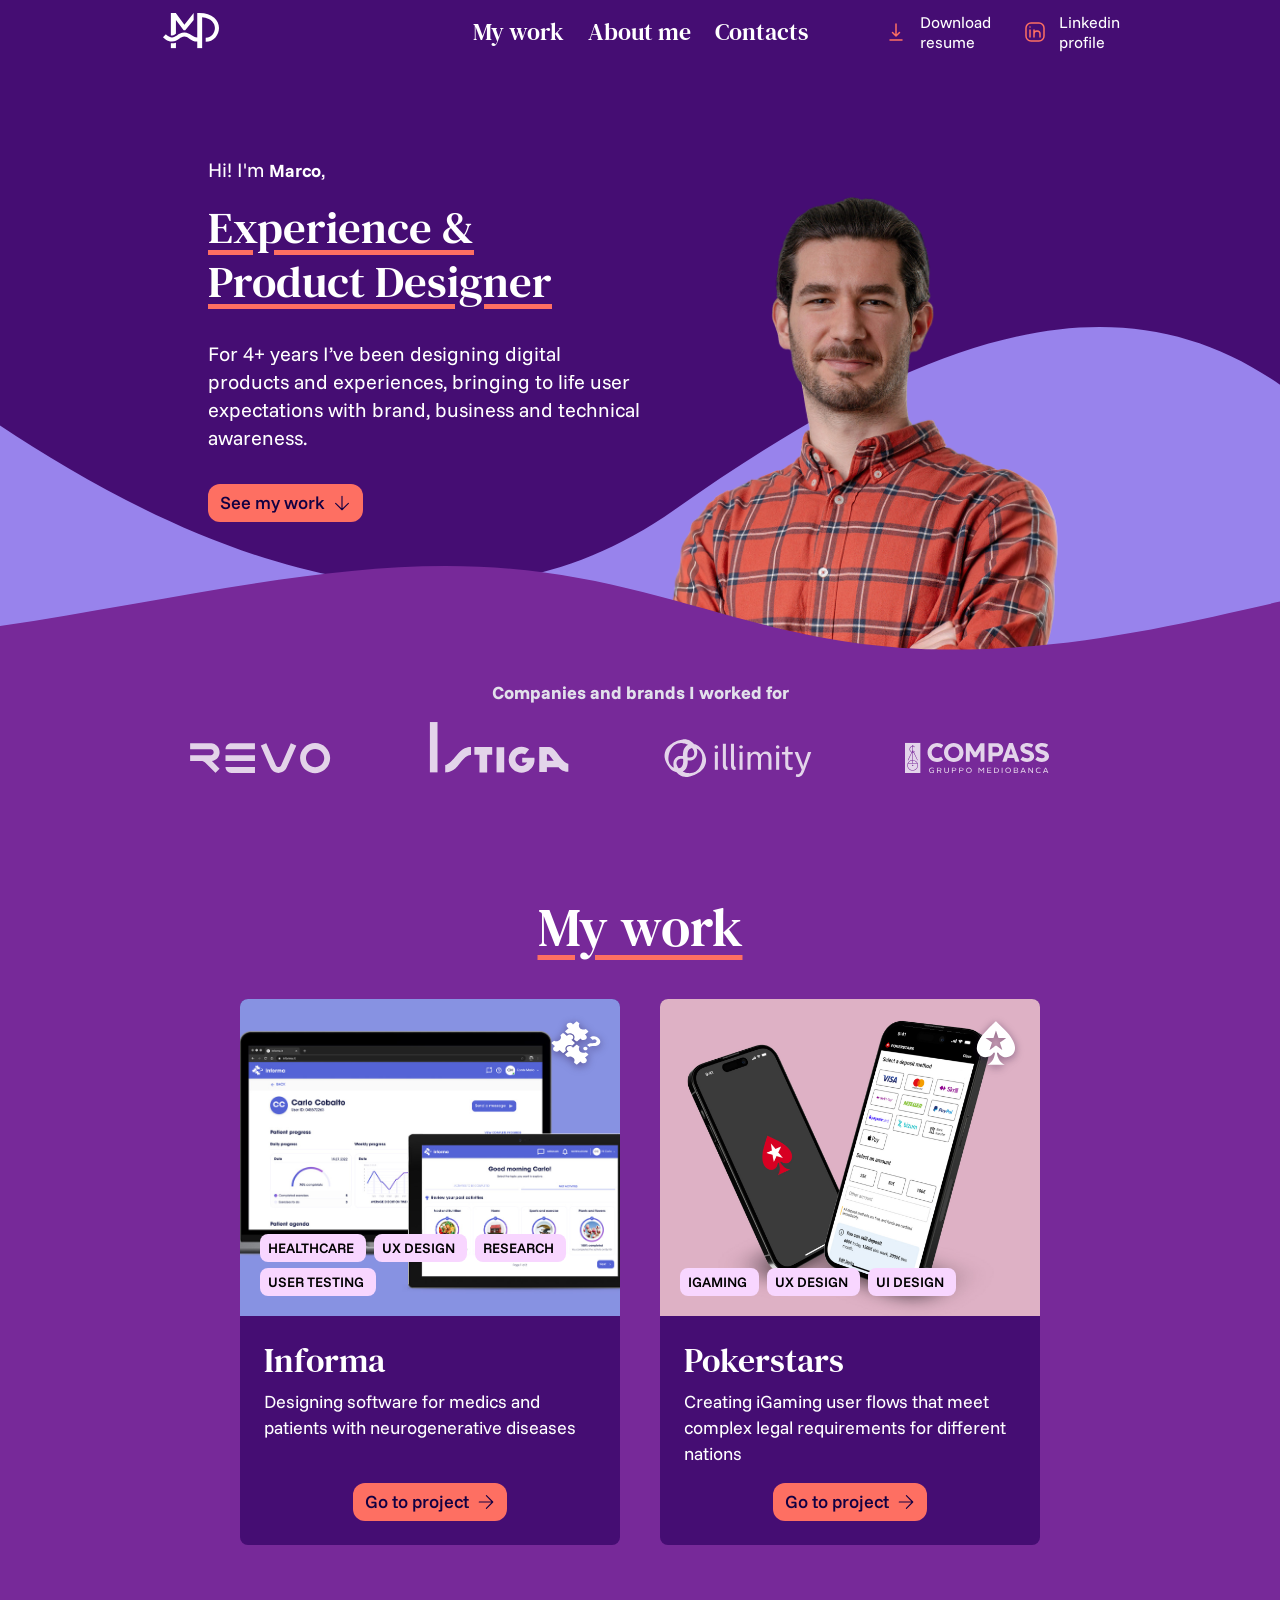
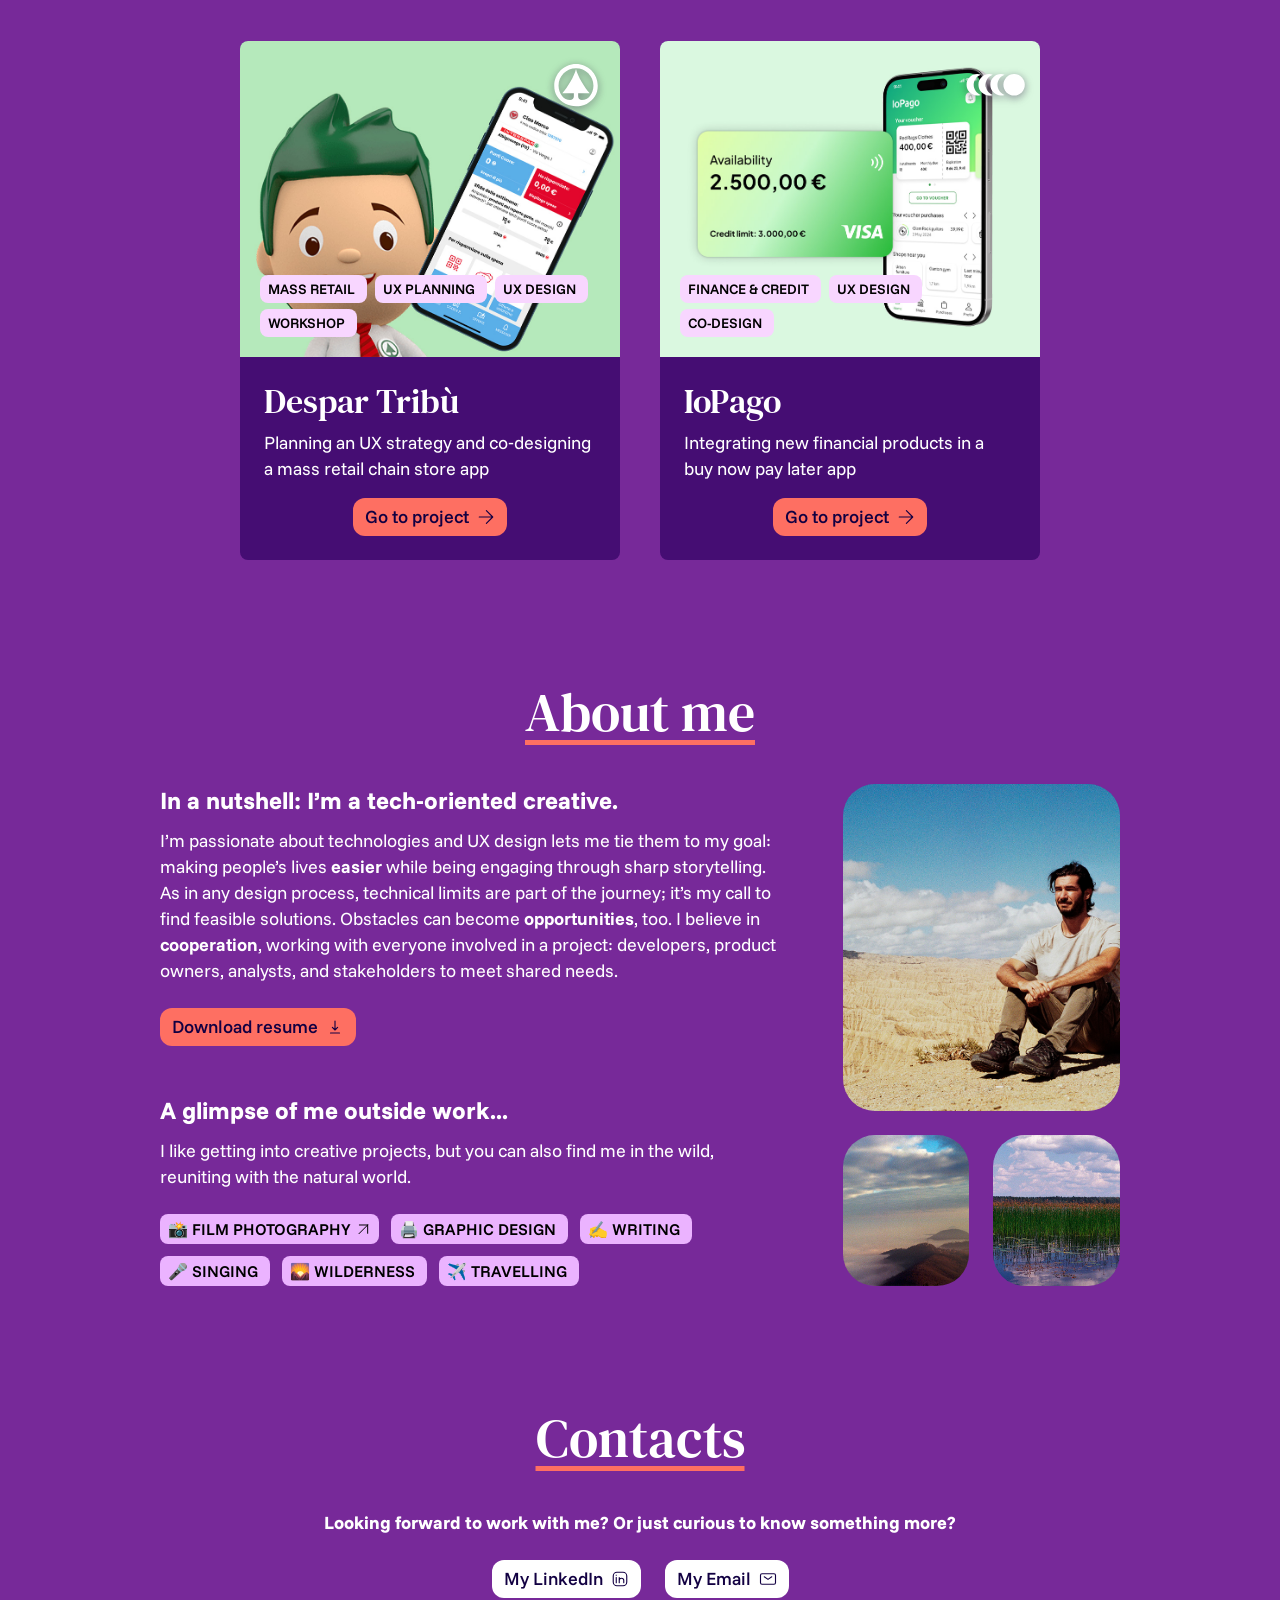
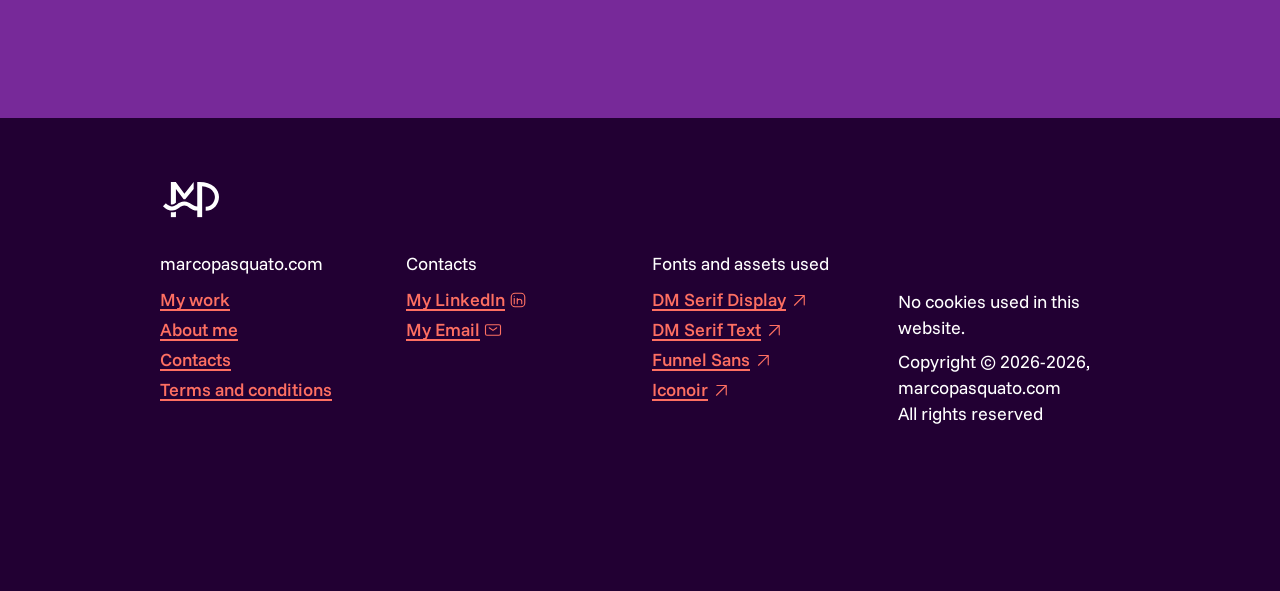
<file: index.html>
<!DOCTYPE html>
<html lang="en">

<head>
    <meta charset="UTF-8">
    <meta http-equiv="X-UA-Compatible" content="IE=edge">
    <meta name="viewport" content="width=device-width, initial-scale=1.0">

    <link rel="stylesheet" href="css/reset.css">
    <link rel="stylesheet" href="css/design-system_basics.css">
    <link rel="stylesheet" href="css/design-system_elements.css">
    <link rel="stylesheet" href="css/design-system_components.css">

    <link rel="stylesheet" href="css/page-styles/common.css">
    <link rel="stylesheet" href="css/page-styles/homepage.css">

    <link rel="apple-touch-icon" sizes="180x180" href="media/favicon/apple-touch-icon.png">
    <link rel="icon" type="image/png" sizes="32x32" href="media/favicon/favicon-32x32.png">
    <link rel="icon" type="image/png" sizes="16x16" href="media/favicon/favicon-16x16.png">
    <link rel="manifest" href="media/favicon/site.webmanifest">

    <script src="js/c_navbar.js"></script>

    <title>Portfolio | Marco Pasquato</title>
</head>

<body class="t_body">
    <div class="c_nav-dsk">
        <div class="c_nav-dsk__content">
            <div class="c_nav-dsk__logo-container">
                <a href="index.html" class="c_nav-dsk__logo-btn">
                    <svg width="63" height="38" viewBox="0 0 63 38" class="c_nav__logo-mp" fill="none" alt="MP logo"
                        xmlns="http://www.w3.org/2000/svg">
                        <g transform="translate(-4, 0)" clip-path="url(#clip0_476_709)">
                            <path class="c_nav__logo-mp__upper-m"
                                d="M14.8563 22.403C15.1878 22.4944 15.5438 22.5581 15.8998 22.5744C15.9749 22.5777 16.0337 22.5793 16.0941 22.5793C17.0461 22.5793 17.8724 22.1711 18.8979 21.5114C19.2098 21.3105 19.5315 21.0917 19.8712 20.8598C19.8908 20.8467 19.9104 20.8337 19.93 20.8206V7.00391L27.6508 17.1888H29.2168L37.6626 7.02351V3.05176e-05L28.397 11.6645L19.7896 3.05176e-05H14.8677L14.8579 22.403H14.8563Z" />
                            <path class="c_nav__logo-mp__lower-m"
                                d="M15.7822 30.3622C15.467 30.354 15.16 30.3295 14.8579 30.2985V35.3754H14.8677V35.3967H19.93V29.6861C18.6775 30.1401 17.4152 30.3654 16.0957 30.3654C15.9912 30.3654 15.8851 30.3638 15.7822 30.3622Z" />
                            <path class="c_nav__logo-mp__p"
                                d="M58.2153 4.64754C54.7518 1.60692 49.6748 6.10352e-05 43.5331 6.10352e-05H41.2502V24.4769C39.0147 24.4736 37.416 23.4383 35.5674 22.2413C33.6144 20.9758 31.4 19.542 28.3643 19.542C25.0967 19.542 22.8775 21.0525 20.9212 22.3867C20.5733 22.6235 20.2353 22.8537 19.9006 23.0693C18.6872 23.8498 17.5246 24.4312 16.0957 24.4312C16.0026 24.4312 15.9095 24.4295 15.8181 24.4246C12.4166 24.2711 9.94097 21.3399 9.89198 21.2811L6.99996 24.1732C7.95363 25.2166 11.2229 28.3863 15.8181 28.5104C15.9095 28.5104 16.0026 28.5136 16.0957 28.5136C17.5474 28.5136 18.7918 28.1887 19.9006 27.7086C21.1433 27.173 22.2161 26.443 23.2188 25.7604C24.9008 24.6141 26.3541 23.6245 28.3643 23.6245C30.1933 23.6245 31.6548 24.5716 33.3482 25.6673C35.4384 27.0211 37.8079 28.5561 41.2502 28.5594V35.3967H46.1492V4.19684C55.5127 5.04109 58.9159 10.443 58.9159 15.1232C58.9159 17.5726 58.0063 19.9846 56.419 21.7367C55.2237 23.0562 53.0877 24.6304 49.696 24.6304V28.7129C53.5107 28.7129 56.9743 27.2089 59.4466 24.4769C61.705 21.9833 63 18.5737 63 15.1232C63 11.075 61.3017 7.3534 58.2186 4.64754H58.2153Z" />
                        </g>
                        <g transform="translate(-4, 0)" clip-path="url(#clip1_476_709)">
                            <path class="c_nav__logo-mp-wave"
                                d="M35.5679 29.0496C37.4163 30.2465 39.0149 31.2816 41.2503 31.2849C41.6753 31.2855 43.5 31.5 45 30V34C44.1708 35.558 41.2503 35.3674 41.2503 35.3674C37.8086 35.3641 35.4393 33.8296 33.3494 32.4761L33.3482 32.4753L33.3421 32.4713C31.6513 31.3773 30.1911 30.4325 28.3644 30.4325C26.3542 30.4325 24.9008 31.4221 23.2188 32.5684C22.2162 33.251 21.1433 33.981 19.9006 34.5166C18.7918 34.9967 17.5475 35.3216 16.0957 35.3216C16.0027 35.3216 15.9096 35.3184 15.8181 35.3184C11.2229 35.1943 7.95366 32.0246 7 30.9812L9.89202 28.0891C9.94101 28.1479 12.4166 31.0791 15.8181 31.2326C15.9096 31.2375 16.0027 31.2392 16.0957 31.2392C17.5246 31.2392 18.6873 30.6578 19.9006 29.8773C20.2317 29.6641 20.566 29.4365 20.9098 29.2025L20.9212 29.1947C22.8775 27.8605 25.0968 26.35 28.3644 26.35C31.4001 26.35 33.6144 27.7838 35.5675 29.0493L35.5679 29.0496Z" />
                        </g>
                        <defs>
                            <clipPath id="clip0_476_709">
                                <rect width="56" height="35.3684" fill="white" transform="translate(7)" />
                            </clipPath>
                            <clipPath id="clip1_476_709">
                                <rect width="41" height="15" fill="white" transform="translate(0 23)" />
                            </clipPath>
                        </defs>
                    </svg>
                </a>
            </div>
            <nav class="c_nav-dsk__navigation">
                <a href="index.html#my-work" class="e_nav-dsk__btn t_headline t_headline--sz--sm t_headline--int--link">
                    My work
                </a>
                <a href="index.html#about-me" class="e_nav-dsk__btn t_headline t_headline--sz--sm t_headline--int--link">
                    About me
                </a>
                <a href="index.html#contacts" class="e_nav-dsk__btn t_headline t_headline--sz--sm t_headline--int--link">
                    Contacts
                </a>
            </nav>
            <div class="c_nav-dsk__secondary-navigation">
                <a href="media/resume/resume_marco-pasquato.pdf" download="resume_marco-pasquato"
                    class="e_nav-dsk__btn--vr--secondary">
                    <i class="iconoir-download e_nav-dsk__btn-icon--vr--secondary" class=""></i>
                    <div class="e_nav-dsk__btn-label t_label t_label--sz--lg t_label--int--btn">
                        Download <br>resume
                    </div>
                </a>
                <a href="https://www.linkedin.com/in/marco-pasquato/" target="_blank" class="e_nav-dsk__btn--vr--secondary">
                    <i class="iconoir-linkedin e_nav-dsk__btn-icon--vr--secondary" class=""></i>
                    <div class="e_nav-dsk__btn-label t_label t_label--sz--lg t_label--int--btn">
                        Linkedin <br>profile
                    </div>
                </a>
            </div>
        </div>
    </div>

    <div class="c_nav-mob">
        <div class="c_nav-mob__container">
            <div class="c_nav-mob__logo-container">
                <a href="index.html" class="c_nav-mob__logo-btn">
                    <svg width="63" height="38" viewBox="0 0 63 38" class="c_nav__logo-mp" fill="none" alt="MP logo"
                        xmlns="http://www.w3.org/2000/svg">
                        <g transform="translate(-4, 0)" clip-path="url(#clip0_476_709M)">
                            <path class="c_nav__logo-mp__upper-m"
                                d="M14.8563 22.403C15.1878 22.4944 15.5438 22.5581 15.8998 22.5744C15.9749 22.5777 16.0337 22.5793 16.0941 22.5793C17.0461 22.5793 17.8724 22.1711 18.8979 21.5114C19.2098 21.3105 19.5315 21.0917 19.8712 20.8598C19.8908 20.8467 19.9104 20.8337 19.93 20.8206V7.00391L27.6508 17.1888H29.2168L37.6626 7.02351V3.05176e-05L28.397 11.6645L19.7896 3.05176e-05H14.8677L14.8579 22.403H14.8563Z" />
                            <path class="c_nav__logo-mp__lower-m"
                                d="M15.7822 30.3622C15.467 30.354 15.16 30.3295 14.8579 30.2985V35.3754H14.8677V35.3967H19.93V29.6861C18.6775 30.1401 17.4152 30.3654 16.0957 30.3654C15.9912 30.3654 15.8851 30.3638 15.7822 30.3622Z" />
                            <path class="c_nav__logo-mp__p"
                                d="M58.2153 4.64754C54.7518 1.60692 49.6748 6.10352e-05 43.5331 6.10352e-05H41.2502V24.4769C39.0147 24.4736 37.416 23.4383 35.5674 22.2413C33.6144 20.9758 31.4 19.542 28.3643 19.542C25.0967 19.542 22.8775 21.0525 20.9212 22.3867C20.5733 22.6235 20.2353 22.8537 19.9006 23.0693C18.6872 23.8498 17.5246 24.4312 16.0957 24.4312C16.0026 24.4312 15.9095 24.4295 15.8181 24.4246C12.4166 24.2711 9.94097 21.3399 9.89198 21.2811L6.99996 24.1732C7.95363 25.2166 11.2229 28.3863 15.8181 28.5104C15.9095 28.5104 16.0026 28.5136 16.0957 28.5136C17.5474 28.5136 18.7918 28.1887 19.9006 27.7086C21.1433 27.173 22.2161 26.443 23.2188 25.7604C24.9008 24.6141 26.3541 23.6245 28.3643 23.6245C30.1933 23.6245 31.6548 24.5716 33.3482 25.6673C35.4384 27.0211 37.8079 28.5561 41.2502 28.5594V35.3967H46.1492V4.19684C55.5127 5.04109 58.9159 10.443 58.9159 15.1232C58.9159 17.5726 58.0063 19.9846 56.419 21.7367C55.2237 23.0562 53.0877 24.6304 49.696 24.6304V28.7129C53.5107 28.7129 56.9743 27.2089 59.4466 24.4769C61.705 21.9833 63 18.5737 63 15.1232C63 11.075 61.3017 7.3534 58.2186 4.64754H58.2153Z" />
                        </g>
                        <g transform="translate(-4, 0)" clip-path="url(#clip1_476_709M)">
                            <path class="c_nav__logo-mp-wave"
                                d="M35.5679 29.0496C37.4163 30.2465 39.0149 31.2816 41.2503 31.2849C41.6753 31.2855 43.5 31.5 45 30V34C44.1708 35.558 41.2503 35.3674 41.2503 35.3674C37.8086 35.3641 35.4393 33.8296 33.3494 32.4761L33.3482 32.4753L33.3421 32.4713C31.6513 31.3773 30.1911 30.4325 28.3644 30.4325C26.3542 30.4325 24.9008 31.4221 23.2188 32.5684C22.2162 33.251 21.1433 33.981 19.9006 34.5166C18.7918 34.9967 17.5475 35.3216 16.0957 35.3216C16.0027 35.3216 15.9096 35.3184 15.8181 35.3184C11.2229 35.1943 7.95366 32.0246 7 30.9812L9.89202 28.0891C9.94101 28.1479 12.4166 31.0791 15.8181 31.2326C15.9096 31.2375 16.0027 31.2392 16.0957 31.2392C17.5246 31.2392 18.6873 30.6578 19.9006 29.8773C20.2317 29.6641 20.566 29.4365 20.9098 29.2025L20.9212 29.1947C22.8775 27.8605 25.0968 26.35 28.3644 26.35C31.4001 26.35 33.6144 27.7838 35.5675 29.0493L35.5679 29.0496Z" />
                        </g>
                        <defs>
                            <clipPath id="clip0_476_709M">
                                <rect width="56" height="35.3684" fill="white" transform="translate(7)" />
                            </clipPath>
                            <clipPath id="clip1_476_709M">
                                <rect width="41" height="15" fill="white" transform="translate(0 23)" />
                            </clipPath>
                        </defs>
                    </svg>
                </a>
            </div>

            <div class="c_nav-mob__menu">
                <input type="checkbox" id="c_nav-mob__sidebar-active">
                <label for="c_nav-mob__sidebar-active" class="c_nav-mob__hamburger-btn">
                    <i class="iconoir-menu"></i>
                </label>

                <div class="c_nav-mob__menu-expanded">
                    <div class="c_nav-mob__container">
                        <div class="c_nav-mob__logo-container">
                            <a href="index.html" class="c_nav-mob__logo-btn">
                                <svg width="63" height="38" viewBox="0 0 63 38" class="c_nav__logo-mp" fill="none"
                                    alt="MP logo" xmlns="http://www.w3.org/2000/svg">
                                    <g transform="translate(-4, 0)" clip-path="url(#clip0_476_709M)">
                                        <path class="c_nav__logo-mp__upper-m"
                                            d="M14.8563 22.403C15.1878 22.4944 15.5438 22.5581 15.8998 22.5744C15.9749 22.5777 16.0337 22.5793 16.0941 22.5793C17.0461 22.5793 17.8724 22.1711 18.8979 21.5114C19.2098 21.3105 19.5315 21.0917 19.8712 20.8598C19.8908 20.8467 19.9104 20.8337 19.93 20.8206V7.00391L27.6508 17.1888H29.2168L37.6626 7.02351V3.05176e-05L28.397 11.6645L19.7896 3.05176e-05H14.8677L14.8579 22.403H14.8563Z" />
                                        <path class="c_nav__logo-mp__lower-m"
                                            d="M15.7822 30.3622C15.467 30.354 15.16 30.3295 14.8579 30.2985V35.3754H14.8677V35.3967H19.93V29.6861C18.6775 30.1401 17.4152 30.3654 16.0957 30.3654C15.9912 30.3654 15.8851 30.3638 15.7822 30.3622Z" />
                                        <path class="c_nav__logo-mp__p"
                                            d="M58.2153 4.64754C54.7518 1.60692 49.6748 6.10352e-05 43.5331 6.10352e-05H41.2502V24.4769C39.0147 24.4736 37.416 23.4383 35.5674 22.2413C33.6144 20.9758 31.4 19.542 28.3643 19.542C25.0967 19.542 22.8775 21.0525 20.9212 22.3867C20.5733 22.6235 20.2353 22.8537 19.9006 23.0693C18.6872 23.8498 17.5246 24.4312 16.0957 24.4312C16.0026 24.4312 15.9095 24.4295 15.8181 24.4246C12.4166 24.2711 9.94097 21.3399 9.89198 21.2811L6.99996 24.1732C7.95363 25.2166 11.2229 28.3863 15.8181 28.5104C15.9095 28.5104 16.0026 28.5136 16.0957 28.5136C17.5474 28.5136 18.7918 28.1887 19.9006 27.7086C21.1433 27.173 22.2161 26.443 23.2188 25.7604C24.9008 24.6141 26.3541 23.6245 28.3643 23.6245C30.1933 23.6245 31.6548 24.5716 33.3482 25.6673C35.4384 27.0211 37.8079 28.5561 41.2502 28.5594V35.3967H46.1492V4.19684C55.5127 5.04109 58.9159 10.443 58.9159 15.1232C58.9159 17.5726 58.0063 19.9846 56.419 21.7367C55.2237 23.0562 53.0877 24.6304 49.696 24.6304V28.7129C53.5107 28.7129 56.9743 27.2089 59.4466 24.4769C61.705 21.9833 63 18.5737 63 15.1232C63 11.075 61.3017 7.3534 58.2186 4.64754H58.2153Z" />
                                    </g>
                                    <g transform="translate(-4, 0)" clip-path="url(#clip1_476_709M)">
                                        <path class="c_nav__logo-mp-wave"
                                            d="M35.5679 29.0496C37.4163 30.2465 39.0149 31.2816 41.2503 31.2849C41.6753 31.2855 43.5 31.5 45 30V34C44.1708 35.558 41.2503 35.3674 41.2503 35.3674C37.8086 35.3641 35.4393 33.8296 33.3494 32.4761L33.3482 32.4753L33.3421 32.4713C31.6513 31.3773 30.1911 30.4325 28.3644 30.4325C26.3542 30.4325 24.9008 31.4221 23.2188 32.5684C22.2162 33.251 21.1433 33.981 19.9006 34.5166C18.7918 34.9967 17.5475 35.3216 16.0957 35.3216C16.0027 35.3216 15.9096 35.3184 15.8181 35.3184C11.2229 35.1943 7.95366 32.0246 7 30.9812L9.89202 28.0891C9.94101 28.1479 12.4166 31.0791 15.8181 31.2326C15.9096 31.2375 16.0027 31.2392 16.0957 31.2392C17.5246 31.2392 18.6873 30.6578 19.9006 29.8773C20.2317 29.6641 20.566 29.4365 20.9098 29.2025L20.9212 29.1947C22.8775 27.8605 25.0968 26.35 28.3644 26.35C31.4001 26.35 33.6144 27.7838 35.5675 29.0493L35.5679 29.0496Z" />
                                    </g>
                                    <defs>
                                        <clipPath id="clip0_476_709M">
                                            <rect width="56" height="35.3684" fill="white" transform="translate(7)" />
                                        </clipPath>
                                        <clipPath id="clip1_476_709M">
                                            <rect width="41" height="15" fill="white" transform="translate(0 23)" />
                                        </clipPath>
                                    </defs>
                                </svg>
                            </a>
                        </div>
                        <div class="c_nav-mob__menu">
                            <label for="c_nav-mob__sidebar-active" class="c_nav-mob__close-btn">
                                <i class="iconoir-xmark"></i>
                            </label>
                        </div>
                    </div>
                    <nav
                        class="c_nav-mob__navigation flex flex-col flex-justify-center flex-align-center row-gap-8 u_text-light">
                        <a href="index.html#my-work" class="t_headline t_headline--sz--sm t_headline--int--link">
                            My work
                        </a>
                        <a href="index.html#about-me" class="t_headline t_headline--sz--sm t_headline--int--link">
                            About me
                        </a>
                        <a href="index.html#contacts" class="t_headline t_headline--sz--sm t_headline--int--link">
                            Contacts
                        </a>
                    </nav>
                    <div class="c_nav-mob__secondary-navigation">
                        <a href="media/resume/resume_marco-pasquato.pdf" download="resume_marco-pasquato"
                            class="e_nav-mob__btn--vr--secondary">
                            <i class="iconoir-download e_nav-mob__btn-icon--vr--secondary" class=""></i>
                            <div class="e_nab-mob__btn-label t_label t_label--sz--lg t_label--int--btn">
                                Download <br>resume
                            </div>
                        </a>
                        <a href="https://www.linkedin.com/in/marco-pasquato/" target="_blank"
                            class="e_nav-dsk__btn--vr--secondary">
                            <i class="iconoir-linkedin e_nav-mob__btn-icon--vr--secondary" class=""></i>
                            <div class="e_nab-mob__btn-label t_label t_label--sz--lg t_label--int--btn">
                                Linkedin <br>profile
                            </div>
                        </a>
                    </div>
                </div>
            </div>
        </div>
    </div>

    <div class="page-container">
        <div class="home-hero-dsk u_text-light">
            <svg viewBox="0 0 1440 337" preserveAspectRatio="none" xmlns="http://www.w3.org/2000/svg"
                id="home-hero-dsk__background-wave">
                <path
                    d="M758.5 182.917C1046.89 1.75294 1258.96 -54.3723 1440 57.7523V336.918H0V98.476C189.992 210.296 496.655 347.407 758.5 182.917Z" />
            </svg>
            <svg viewBox="0 0 1440 134" preserveAspectRatio="none" xmlns="http://www.w3.org/2000/svg"
                id="home-hero-dsk__foreground-wave">
                <path
                    d="M501.5 0C736.5 0 842.5 112 1072 112C1211.56 112 1333.74 75.9541 1440 47.7012V133.5H0V80.5654C184.184 47.4357 348.56 0 501.5 0Z" />
            </svg>

            <div class="container home-hero-dsk__container grid">
                <div class="home-hero-dsk__content col-6 flex flex-col row-gap-8 flex-justify-center">
                    <div class="flex flex-col row-gap-5">
                        <div class="t_body t_body--sz--lg">
                            Hi! I'm&nbsp;<span class="t_body t_body--em--yes">Marco</span>,
                        </div>
                        <div class="flex flex-col row-gap-8">
                            <div class="t_display t_display--sz--xl t_display--em--yes">
                                Experience & <br>
                                Product Designer
                            </div>
                            <div class="t_body t_body--sz--lg">
                                For 4+ years I’ve been designing digital products and experiences, bringing to life user
                                expectations with brand, business and technical awareness.
                            </div>
                        </div>
                    </div>
                    <div class="home-hero-dsk__button">
                        <a href="index.html#my-work" class="e_btn e_btn--vr--primary t_label t_label--sz--lg">
                            <div class="e_btn__label">See my work</div>
                            <i class="iconoir-arrow-down t_label t_label--sz--lg"></i>
                        </a>
                    </div>
                </div>
                <div class="col-6 flex">
                    <img class="home-hero-dsk__image" src="media/hero/marco_hero__compressed.png" alt="">
                </div>
            </div>
        </div>

        <div class="home-hero-mob u_text-light">
            <svg viewBox="0 0 390 191" preserveAspectRatio="none" xmlns="http://www.w3.org/2000/svg"
                id="home-hero-mob__background-wave">
                <path d="M390 0V190.5H0V115.5C0 115.5 23 189.5 124 189.5C256 189.5 260.5 37 390 0Z" fill="#9681EC" />
            </svg>


            <svg viewBox="0 0 390 39" preserveAspectRatio="none" xmlns="http://www.w3.org/2000/svg"
                id="home-hero-mob__foreground-wave">
                <path d="M321.5 0C363.5 0 390 7.5 390 7.5L390 38.5H0V9C22 9 51 23 102.5 23C206.5 23 205 0 321.5 0Z"
                    fill="#762998" />
            </svg>

            <div class="container home-hero-mob__container grid">
                <div class="home-hero-mob__content col-7 col-sm-7 col-md-6 flex flex-col row-gap-8 flex-justify-center">
                    <div class="flex flex-col row-gap-3">
                        <div class="home-hero-mob__custom-typography__t_body">
                            Hi! I'm&nbsp;<span class="home-hero-mob__custom-typography__body-mediu-e">Marco</span>,
                        </div>
                        <div class="flex flex-col row-gap-4">
                            <div class="home-hero-mob__custom-typography__display-text home-hero-mob__padding">
                                Experience & <br>
                                Product Designer
                            </div>
                            <div class="home-hero-mob__custom-typography__t_body">
                                For 4+ years I’ve been designing digital products and experiences, bringing to life user
                                expectations with brand, business and technical awareness.
                            </div>
                        </div>
                    </div>
                </div>
                <div class="col-5 col-sm-5 col-md-6 flex home-her-mob__picture">
                    <img class="home-hero-mob__image" src="media/hero/marco_hero__compressed.png" alt="">
                    <img class="home-hero-mob-xs__image" src="media/hero/marco_hero-xs.png" alt="">
                </div>
            </div>
        </div>
        <div class="home-hero-mob__button container flex flex-justify-center p-t-6 p-b-12">
            <a href="index.html#my-work" class="e_btn e_btn--vr--primary t_label t_label--sz--lg">
                <div class="e_btn__label">See my work</div>
                <i class="iconoir-arrow-down t_label t_label--sz--lg"></i>
            </a>
        </div>

        <div id="c_nav_appear"></div>

        <div class="social-proof container grid row-gap-1 row-gap-md-2 p-t-2 p-md-t-5">
            <div class="col-12 t_title t_title--sz--sm u_text-center social-proof__title">Companies and brands I worked for</div>
            <div class="col-12 social-proof__carousel">
                <div class="social-proof__logo-container">
                    <div class="social-proof__logo"><img src="media/clients/revo.svg" alt=""></div>
                    <div class="social-proof__logo"><img src="media/clients/stiga.svg" alt=""></div>
                    <div class="social-proof__logo"><img src="media/clients/illimity.svg" alt=""></div>
                    <div class="social-proof__logo"><img src="media/clients/compass.svg" alt=""></div>
                    <div class="social-proof__logo"><img src="media/clients/despar.svg" alt=""></div>
                    <div class="social-proof__logo"><img src="media/clients/azienda-ospedaliera-padova.svg" alt="">
                    </div>
                    <div class="social-proof__logo"><img src="media/clients/bancaetica.svg" alt=""></div>
                    <div class="social-proof__logo"><img src="media/clients/sisal.svg" alt=""></div>
                    <div class="social-proof__logo"><img src="media/clients/be-corp.svg" alt=""></div>
                    <div class="social-proof__logo"><img src="media/clients/zerorh.svg" alt=""></div>
                </div>
                <div aria-hidden class="social-proof__logo-container">
                    <div class="social-proof__logo"><img src="media/clients/revo.svg" alt=""></div>
                    <div class="social-proof__logo"><img src="media/clients/stiga.svg" alt=""></div>
                    <div class="social-proof__logo"><img src="media/clients/illimity.svg" alt=""></div>
                    <div class="social-proof__logo"><img src="media/clients/compass.svg" alt=""></div>
                    <div class="social-proof__logo"><img src="media/clients/despar.svg" alt=""></div>
                    <div class="social-proof__logo"><img src="media/clients/azienda-ospedaliera-padova.svg" alt="">
                    </div>
                    <div class="social-proof__logo"><img src="media/clients/bancaetica.svg" alt=""></div>
                    <div class="social-proof__logo"><img src="media/clients/sisal.svg" alt=""></div>
                    <div class="social-proof__logo"><img src="media/clients/be-corp.svg" alt=""></div>
                    <div class="social-proof__logo"><img src="media/clients/zerorh.svg" alt=""></div>
                </div>
            </div>
        </div>

        <main class="container grid grid-gap row-gap-14 row-md-gap-15 p-t-10 p-md-t-12 p-b-12 p-md-b-15 u_text-light">
            <section class="col-12 grid row-gap-8 row-md-gap-9" id="my-work">
                <h2 class="col-12 t_headline t_headline--sz--lg t_headline--em--yes u_text-center">
                    My work
                </h2>
                <div class="col-12 grid grid-2 grid-gap p-x-4 p-sm-x-10 p-md-x-12 row-gap-11 row-md-gap-14">
                    <div class="col-2 col-lg-1">
                        <div class="c_project-card">
                            <a href="project-informa.html" class="c_project-card__clk-area"></a>
                            <div class="c_project-card__head">
                                <img src="media/thumbnails/thumbnail_informa__compressed.jpg"
                                    class="c_project-card__image" alt="">
                                <img src="media/projects/projects-logos/logo_informa.svg" class="c_project-card__logo"
                                    alt="">
                                <div class="c_project-card__tags">
                                    <div class="e_tag  e_tag--vr--card t_label t_label--sz--sm">Healthcare<i class="t_label t_label--sz--sm"></i></div>
                                    <div class="e_tag  e_tag--vr--card t_label t_label--sz--sm">UX design<i class="t_label t_label--sz--sm"></i></div>
                                    <div class="e_tag  e_tag--vr--card t_label t_label--sz--sm">Research<i class="t_label t_label--sz--sm"></i></div>
                                    <div class="e_tag  e_tag--vr--card t_label t_label--sz--sm">User testing<i class="t_label t_label--sz--sm"></i></div>
                                </div>
                            </div>
                            <div class="c_project-card__body">
                                <div class="c_project-card__content">
                                    <div class="t_headline t_headline--sz--md c_project-card__title">Informa</div>
                                    <div class="t_body c_project-card__description">Designing software for medics and
                                        patients with neurogenerative diseases</div>
                                </div>
                                <div class="c_project-card__btn">
                                    <a href="project-informa.html"
                                        class="e_btn e_btn--vr--primary e_btn--wd--fixed t_label t_label--sz--lg">
                                        <div class="e_btn__label">Go to project</div>
                                        <i class="iconoir-arrow-right t_label t_label--sz--lg"></i>
                                    </a>
                                </div>
                            </div>
                        </div>
                    </div>
                    <div class="col-2 col-lg-1">
                        <div class="c_project-card">
                            <a href="project-pokerstars.html" class="c_project-card__clk-area"></a>
                            <div class="c_project-card__head">
                                <img src="media/thumbnails/thumbnail_pokerstars__compressed.jpg"
                                    class="c_project-card__image" alt="">
                                <img src="media/projects/projects-logos/logo_pokerstars.svg" class="c_project-card__logo"
                                    alt="">
                                <div class="c_project-card__tags">
                                    <div class="e_tag  e_tag--vr--card t_label t_label--sz--sm">iGaming<i class="t_label t_label--sz--sm"></i></div>
                                    <div class="e_tag  e_tag--vr--card t_label t_label--sz--sm">UX design<i class="t_label t_label--sz--sm"></i></div>
                                    <div class="e_tag  e_tag--vr--card t_label t_label--sz--sm">UI design<i class="t_label t_label--sz--sm"></i></div>
                                </div>
                            </div>
                            <div class="c_project-card__body">
                                <div class="c_project-card__content">
                                    <div class="t_headline t_headline--sz--md c_project-card__title">Pokerstars</div>
                                    <div class="t_body c_project-card__description">Creating iGaming user flows that
                                        meet complex legal requirements for different nations</div>
                                </div>
                                <div class="c_project-card__btn">
                                    <a href="project-pokerstars.html"
                                        class="e_btn e_btn--vr--primary e_btn--wd--fixed t_label t_label--sz--lg">
                                        <div class="e_btn__label">Go to project</div>
                                        <i class="iconoir-arrow-right t_label t_label--sz--lg"></i>
                                    </a>
                                </div>
                            </div>
                        </div>
                    </div>
                    <div class="col-2 col-lg-1">
                        <div class="c_project-card">
                            <a href="project-despar-tribu.html" class="c_project-card__clk-area"></a>
                            <div class="c_project-card__head">
                                <img src="media/thumbnails/thumbnail_despar__compressed.jpg" class="c_project-card__image"
                                    alt="">
                                <img src="media/projects/projects-logos/logo_despar.svg" class="c_project-card__logo"
                                    alt="">
                                <div class="c_project-card__tags">
                                    <div class="e_tag  e_tag--vr--card t_label t_label--sz--sm">Mass retail<i class="t_label t_label--sz--sm"></i></div>
                                    <div class="e_tag  e_tag--vr--card t_label t_label--sz--sm">UX planning<i class="t_label t_label--sz--sm"></i></div>
                                    <div class="e_tag  e_tag--vr--card t_label t_label--sz--sm">UX design<i class="t_label t_label--sz--sm"></i></div>
                                    <div class="e_tag  e_tag--vr--card t_label t_label--sz--sm">Workshop<i class="t_label t_label--sz--sm"></i></div>
                                </div>
                            </div>
                            <div class="c_project-card__body">
                                <div class="c_project-card__content">
                                    <div class="t_headline t_headline--sz--md c_project-card__title">Despar Tribù</div>
                                    <div class="t_body c_project-card__description">
                                        Planning an UX strategy and
                                        co‑designing a mass retail chain store app
                                    </div>
                                </div>
                                <div class="c_project-card__btn">
                                    <a href="project-despar-tribu.html"
                                        class="e_btn e_btn--vr--primary e_btn--wd--fixed t_label t_label--sz--lg">
                                        <div class="e_btn__label">Go to project</div>
                                        <i class="iconoir-arrow-right t_label t_label--sz--lg"></i>
                                    </a>
                                </div>
                            </div>
                        </div>
                    </div>
                    <div class="col-2 col-lg-1">
                        <div class="c_project-card">
                            <a href="project-iopago.html" class="c_project-card__clk-area"></a>
                            <div class="c_project-card__head">
                                <img src="media/thumbnails/thumbnail_iopago__compressed.jpg" class="c_project-card__image"
                                    alt="">
                                <img src="media/projects/projects-logos/logo_iopago.svg" class="c_project-card__logo"
                                    alt="">
                                <div class="c_project-card__tags">
                                    <div class="e_tag  e_tag--vr--card t_label t_label--sz--sm">Finance & credit<i class="t_label t_label--sz--sm"></i>
                                    </div>
                                    <div class="e_tag  e_tag--vr--card t_label t_label--sz--sm">UX design<i class="t_label t_label--sz--sm"></i></div>
                                    <div class="e_tag  e_tag--vr--card t_label t_label--sz--sm">Co-design<i class="t_label t_label--sz--sm"></i></div>
                                </div>
                            </div>
                            <div class="c_project-card__body">
                                <div class="c_project-card__content">
                                    <div class="t_headline t_headline--sz--md c_project-card__title">IoPago</div>
                                    <div class="t_body c_project-card__description">
                                        Integrating new financial products in a buy now pay later app
                                    </div>
                                </div>
                                <div class="c_project-card__btn">
                                    <a href="project-iopago.html"
                                        class="e_btn e_btn--vr--primary e_btn--wd--fixed t_label t_label--sz--lg">
                                        <div class="e_btn__label">Go to project</div>
                                        <i class="iconoir-arrow-right t_label t_label--sz--lg"></i>
                                    </a>
                                </div>
                            </div>
                        </div>
                    </div>
                </div>
            </section>

            <section class="col-12 grid row-gap-8 row-md-gap-9" id="about-me">
                <h2 class="col-12 t_headline t_headline--sz--lg t_headline--em--yes u_text-center">
                    About me
                </h2>
                <div class="col-12 grid grid-3 row-gap-9 col-lg-gap-11">
                    
                    <div class="col-3 col-lg-2 flex flex-col flex-align-start row-gap-9 row-gap-10">
                        <div class="flex flex-col row-gap-7">
                            <div class="flex flex-col row-gap-4">
                                <h3 class="t_title t_title--sz--lg">In a nutshell: I’m a tech‑oriented creative.</h3>
                                <div class="t_body">
                                    I’m passionate about technologies and UX design lets me tie them to my goal: making
                                    people’s
                                    lives
                                    <span class="t_body t_body--em--yes">easier</span> while being <span
                                        class="t_body t_body--em--yes"></span>engaging</span> through sharp storytelling.
                                    As in any design process, technical limits are part of the journey; it’s my call to
                                    find
                                    <span class="t_body t_body--em--yes"></span>feasible
                                    solutions</span>. Obstacles can become <span
                                        class="t_body t_body--em--yes">opportunities</span>,
                                    too.
                                    I believe in <span class="t_body t_body--em--yes">cooperation</span>, working with everyone
                                    involved
                                    in a
                                    project: developers, product owners,
                                    analysts, and stakeholders to meet shared needs.
                                </div>
                            </div>
                            <div class="about-me__download-container">
                                <a href="media/resume/resume_marco-pasquato.pdf" download="resume_marco-pasquato"
                                    class="e_btn e_btn--vr--primary e_btn--wd--fixed t_label t_label--sz--lg">
                                    <div class="e_btn__label">Download resume</div>
                                    <i class="iconoir-download t_label t_label--sz--lg"></i>
                                </a>
                            </div>
                        </div>
                        <div class="flex flex-col row-gap-7">
                            <div class="flex flex-col row-gap-4">
                                <h3 class="t_title t_title--sz--lg">A glimpse of me outside work...</h3>
                                <div class="t_body">
                                    I like getting into creative projects, but you can also find me in the wild,
                                    reuniting
                                    with
                                    the
                                    natural world.
                                </div>
                            </div>
                            <div class="flex flex-row flex-wrap row-gap-4 col-gap-4 u_text-dark">
                                <a href="photo-gallery.html" class="e_tag e_tag--clk--yes t_label">📸 Film
                                    photography<i class="iconoir-arrow-up-right t_label"></i></a>
                                <div class="e_tag t_label">🖨️ Graphic design<i class="t_label"></i></div>
                                <div class="e_tag t_label">✍️ Writing<i class="t_label"></i></div>
                                <div class="e_tag t_label">🎤 Singing<i class="t_label"></i></div>
                                <div class="e_tag t_label">🌄 Wilderness<i class="t_label"></i></div>
                                <div class="e_tag t_label">️️️️✈️️ Travelling<i class="t_label"></i></div>
                            </div>
                        </div>
                    </div>

                    <div class="col-3 col-lg-1 grid grid-2 template-rows-3 row-gap-7 col-gap-7 row-gap-md-8 col-gap-md-8">
                        <div class="col-2 row-2">
                            <img class="u_radius-8 u_image-fill" src="media/about-me/about-me_01__compressed.jpg" alt="">
                        </div>
                        <div class="col-1 row-1">
                            <img class="u_radius-8 u_image-fill" src="media/about-me/about-me_02__compressed.jpg" alt="">
                        </div>
                        <div class="col-1 row-1">
                            <img class="u_radius-8 u_image-fill" src="media/about-me/about-me_03__compressed.jpg" alt="">
                        </div>
                    </div>
                    
                </div>
            </section>

            <section class="col-12 grid row-gap-8 row-md-gap-9" id="contacts">
                <h2 class="col-12 t_headline t_headline--sz--lg t_headline--em--yes u_text-center">
                    Contacts
                </h2>
                <div class="col-12 flex flex-col row-gap-7">
                    <div class="col-12 t_title t_title--sz--sm flex flex-justify-center u_text-center">
                        Looking forward to work with me? Or just curious to know something more?
                    </div>
                    <div class="col-12 contact-me__button-container">
                        <a href="https://www.linkedin.com/in/marco-pasquato/" target="_blank"
                            class="e_btn e_btn--vr--secondary e_btn--wd--fixed t_label t_label--sz--lg">
                            <div class="e_btn__label">My LinkedIn</div>
                            <i class="iconoir-linkedin t_label t_label--sz--lg"></i>
                        </a>
                        <a href="mailto:marcopasquato2@gmail.com" target="_blank"
                            class="e_btn e_btn--vr--secondary e_btn--wd--fixed t_label t_label--sz--lg">
                            <div class="e_btn__label">My Email</div>
                            <i class="iconoir-mail t_label t_label--sz--lg"></i>
                        </a>
                    </div>
                </div>

            </section>
        </main>

        <footer class="u_text-light c_footer">
            <div class="container grid grid-gap row-gap-9 row-md-gap-7">
                <div class="col-12">
                    <a href="index.html" class="c_footer__logo">
                        <img src="media/logo/logo_mp.svg" alt="">
                    </a>
                </div>
                <div class="col-12 c_footer__grid">
                    <div class="c_footer__content">
                        <div class="c_footer__head">marcopasquato.com</div>
                        <div class="c_footer__body">
                            <a href="index.html#my-work" class="e_link-text t_label t_label--sz--lg t_label--int--link">
                                <div class="e_link-text__label">My work</div>
                                <i></i>
                            </a>
                            <a href="index.html#about-me"
                                class="e_link-text t_label t_label--sz--lg t_label--int--link">
                                <div class="e_link-text__label">About me</div>
                                <i></i>
                            </a>
                            <a href="index.html#contacts"
                                class="e_link-text t_label t_label--sz--lg t_label--int--link">
                                <div class="e_link-text__label">Contacts</div>
                                <i></i>
                            </a>
                            <a href="terms-and-conditions.html"
                                class="e_link-text t_label t_label--sz--lg t_label--int--link">
                                <div class="e_link-text__label">Terms and conditions</div>
                                <i></i>
                            </a>
                        </div>
                    </div>
                    <div class="c_footer__content">
                        <div class="c_footer__head">Contacts</div>
                        <div class="c_footer__body">
                            <a href="https://www.linkedin.com/in/marco-pasquato/" target="_blank"
                                class="e_link-text t_label t_label--sz--lg t_label--int--link">
                                <div class="e_link-text__label">My LinkedIn</div>
                                <i class="iconoir-linkedin t_label t_label--sz--lg t_label--int--link"></i>
                            </a>
                            <a href="mailto:marcopasquato2@gmail.com" target="_blank"
                                class="e_link-text t_label t_label--sz--lg t_label--int--link">
                                <div class="e_link-text__label">My Email</div>
                                <i class="iconoir-mail t_label t_label--sz--lg t_label--int--link"></i>
                            </a>
                        </div>
                    </div>
                    <div class="c_footer__content">
                        <div class="c_footer__head">Fonts and assets used</div>
                        <div class="c_footer__body">
                            <a href="https://fonts.google.com/specimen/DM+Serif+Display" target="_blank"
                                class="e_link-text t_label t_label--sz--lg t_label--int--link">
                                <div class="e_link-text__label">DM Serif Display</div>
                                <i class="iconoir-arrow-up-right t_label t_label--sz--lg t_label--int--link"></i>
                            </a>
                            <a href="https://fonts.google.com/specimen/DM+Serif+Text" target="_blank"
                                class="e_link-text t_label t_label--sz--lg t_label--int--link">
                                <div class="e_link-text__label">DM Serif Text</div>
                                <i class="iconoir-arrow-up-right t_label t_label--sz--lg t_label--int--link"></i>
                            </a>
                            <a href="https://fonts.google.com/specimen/Funnel+Sans" target="_blank"
                                class="e_link-text t_label t_label--sz--lg t_label--int--link">
                                <div class="e_link-text__label">Funnel Sans</div>
                                <i class="iconoir-arrow-up-right t_label t_label--sz--lg t_label--int--link"></i>
                            </a>
                            <a href="https://iconoir.com/" target="_blank"
                                class="e_link-text t_label t_label--sz--lg t_label--int--link">
                                <div class="e_link-text__label">Iconoir</div>
                                <i class="iconoir-arrow-up-right t_label t_label--sz--lg t_label--int--link"></i>
                            </a>
                        </div>
                    </div>
                    <div class="c_footer__content">
                        <div class="c_footer__head"></div>
                        <div class="c_footer__body">
                            <div>
                                No cookies used in this website.
                            </div>
                            <div>
                                Copyright © 2026-2026, marcopasquato.com <br>All rights reserved
                            </div>
                        </div>
                    </div>
                </div>
            </div>
        </footer>
    </div>

</body>

</html>
</file>
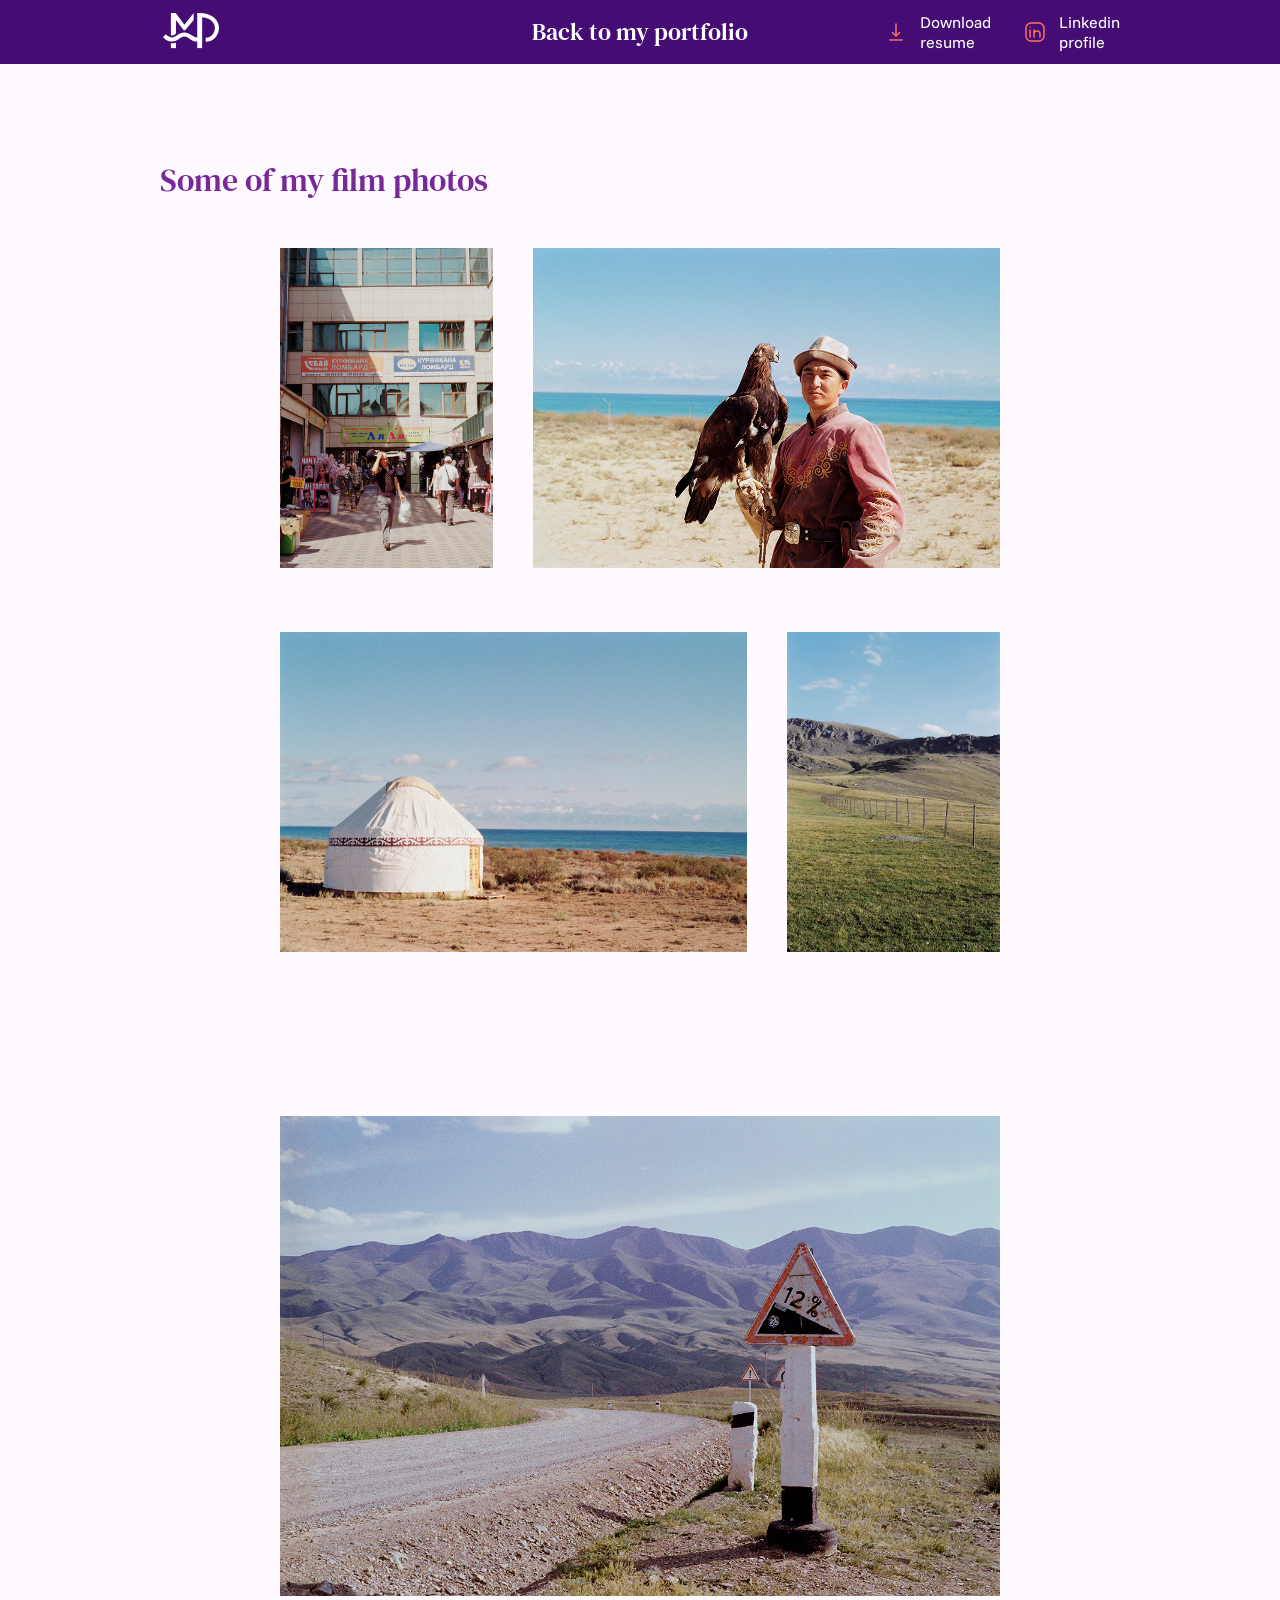
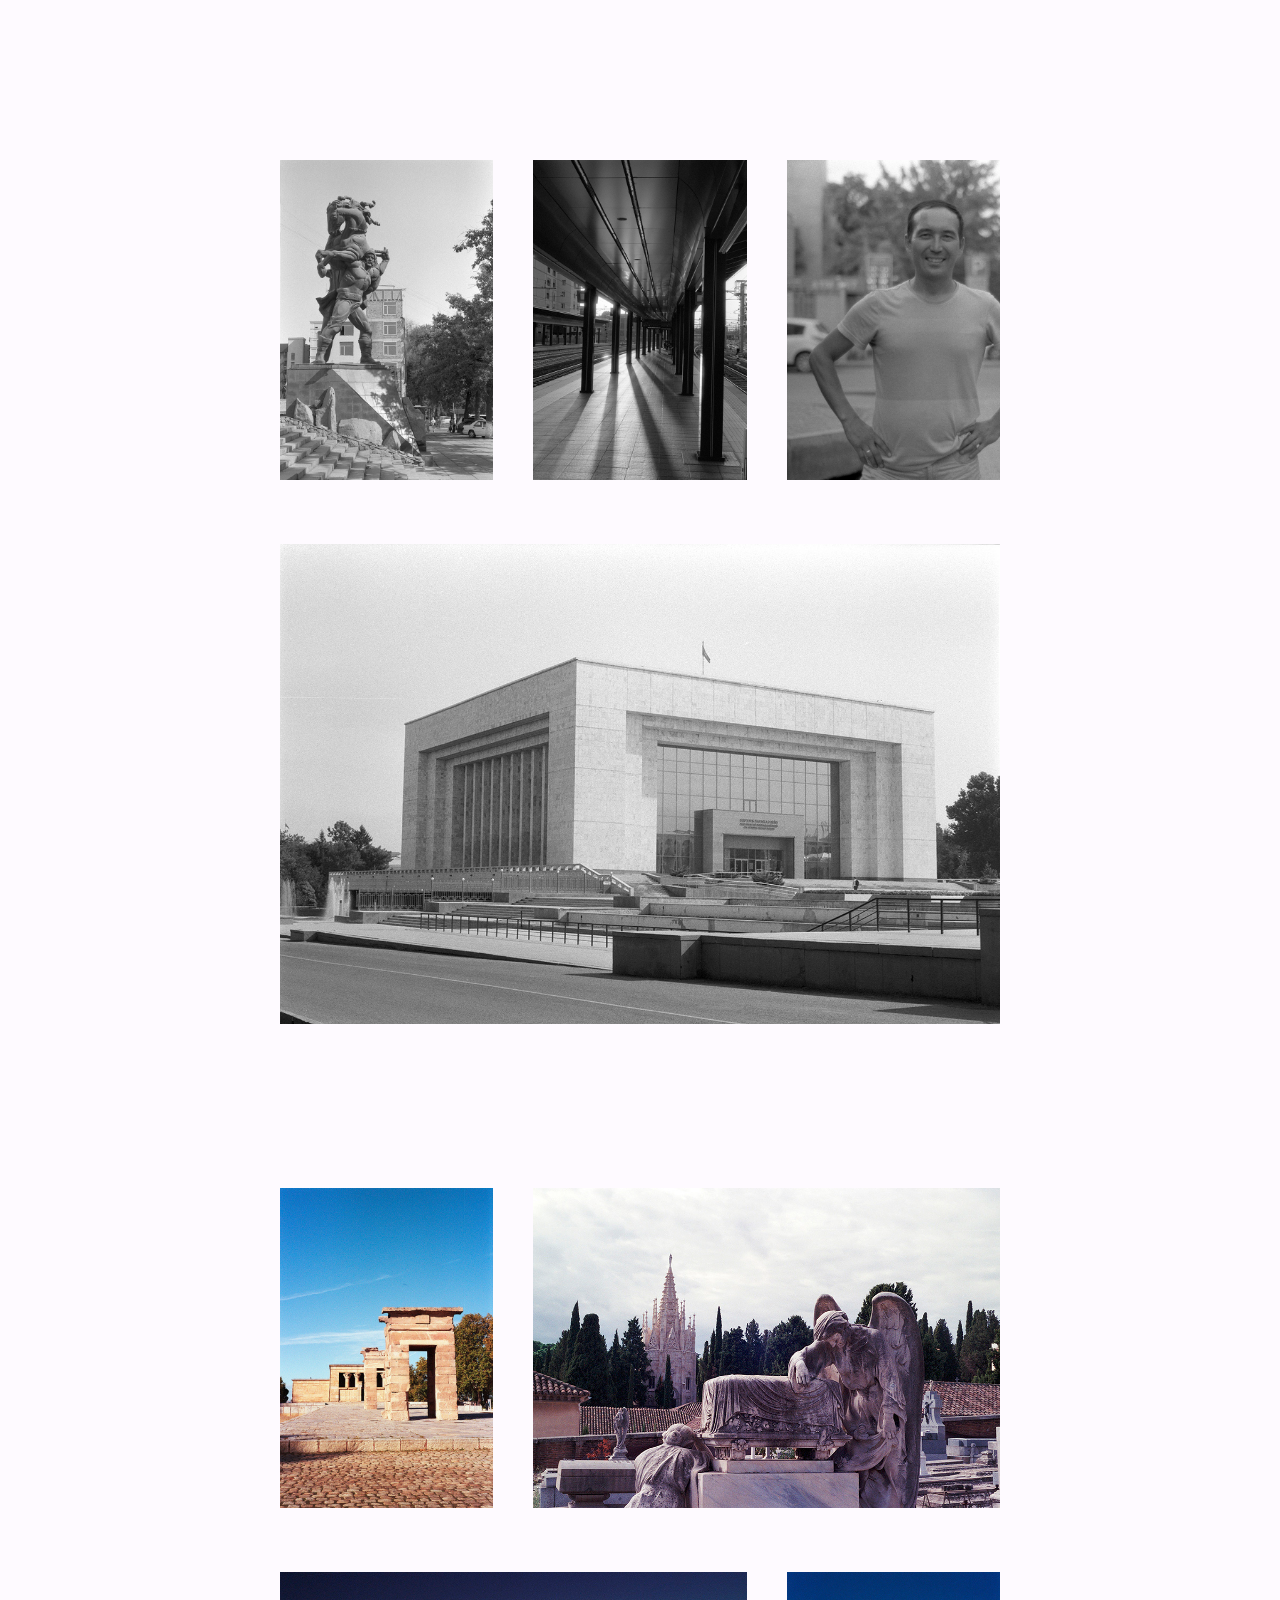
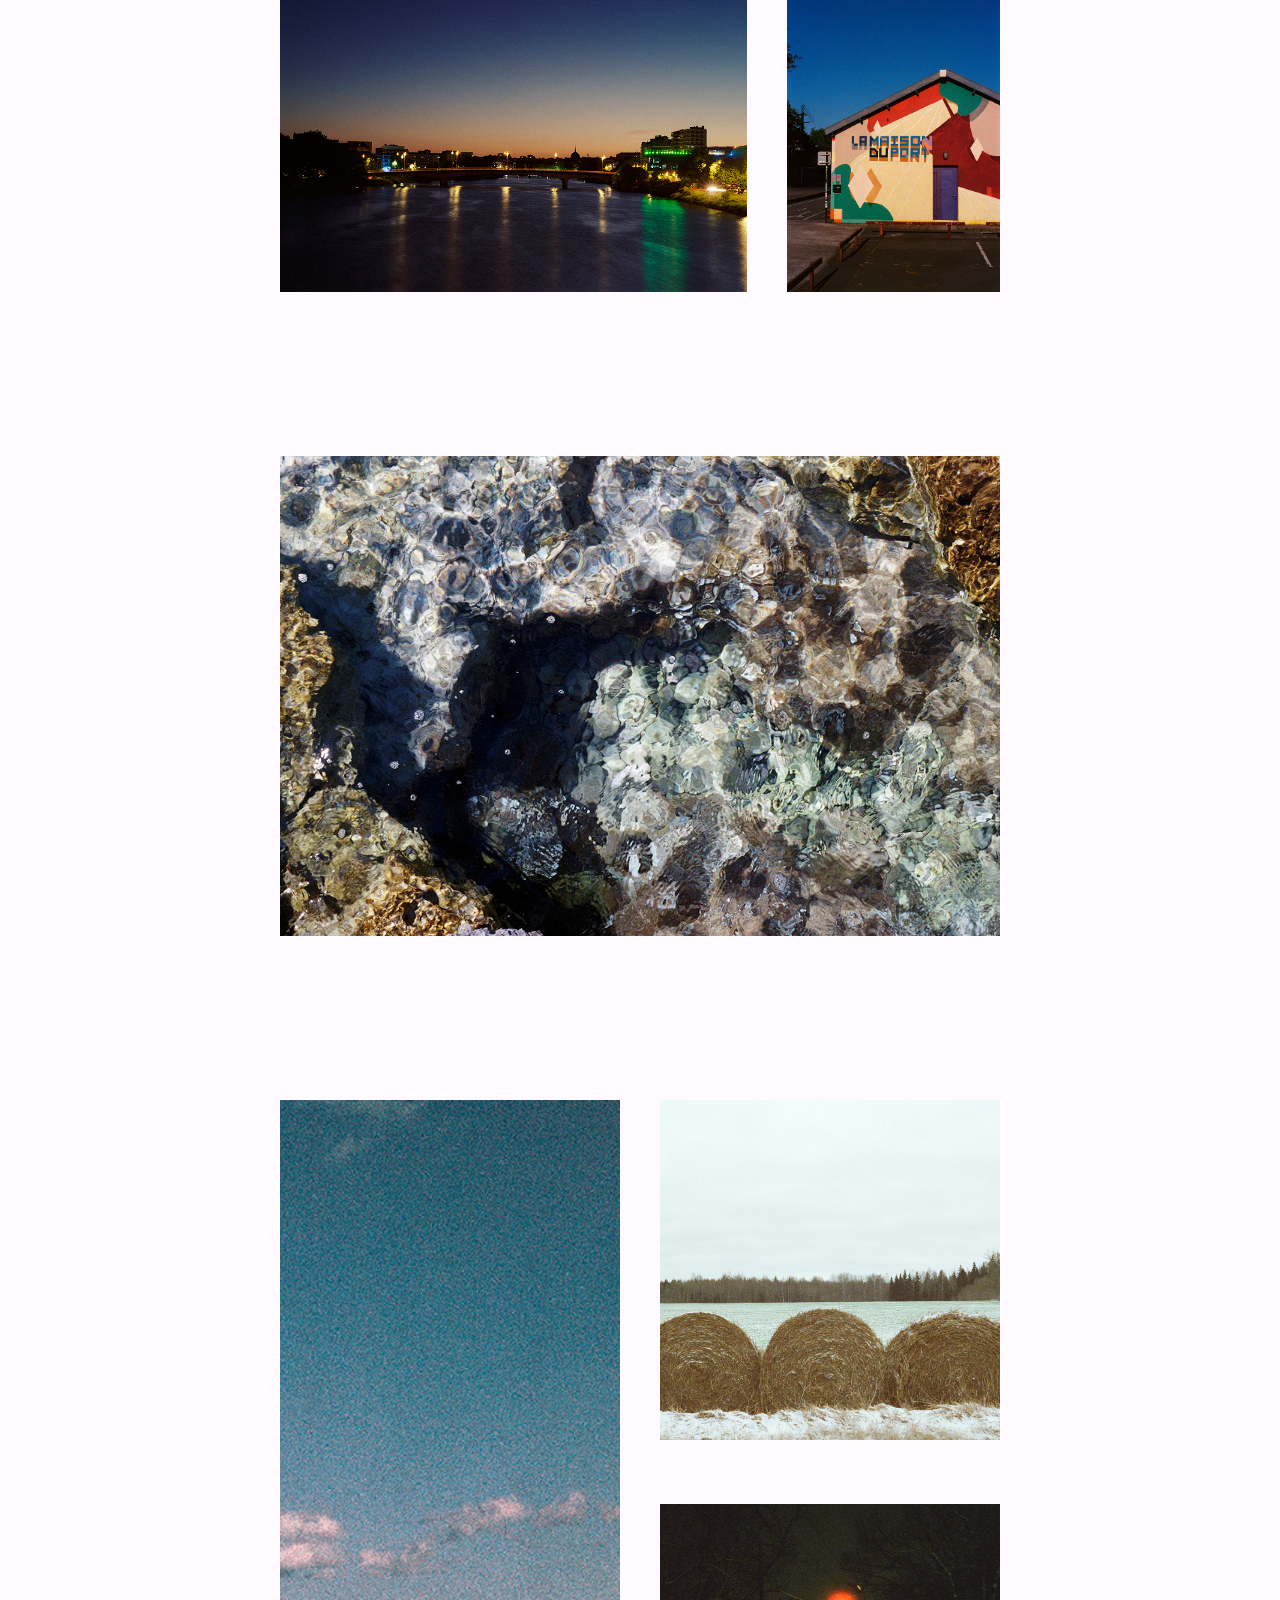
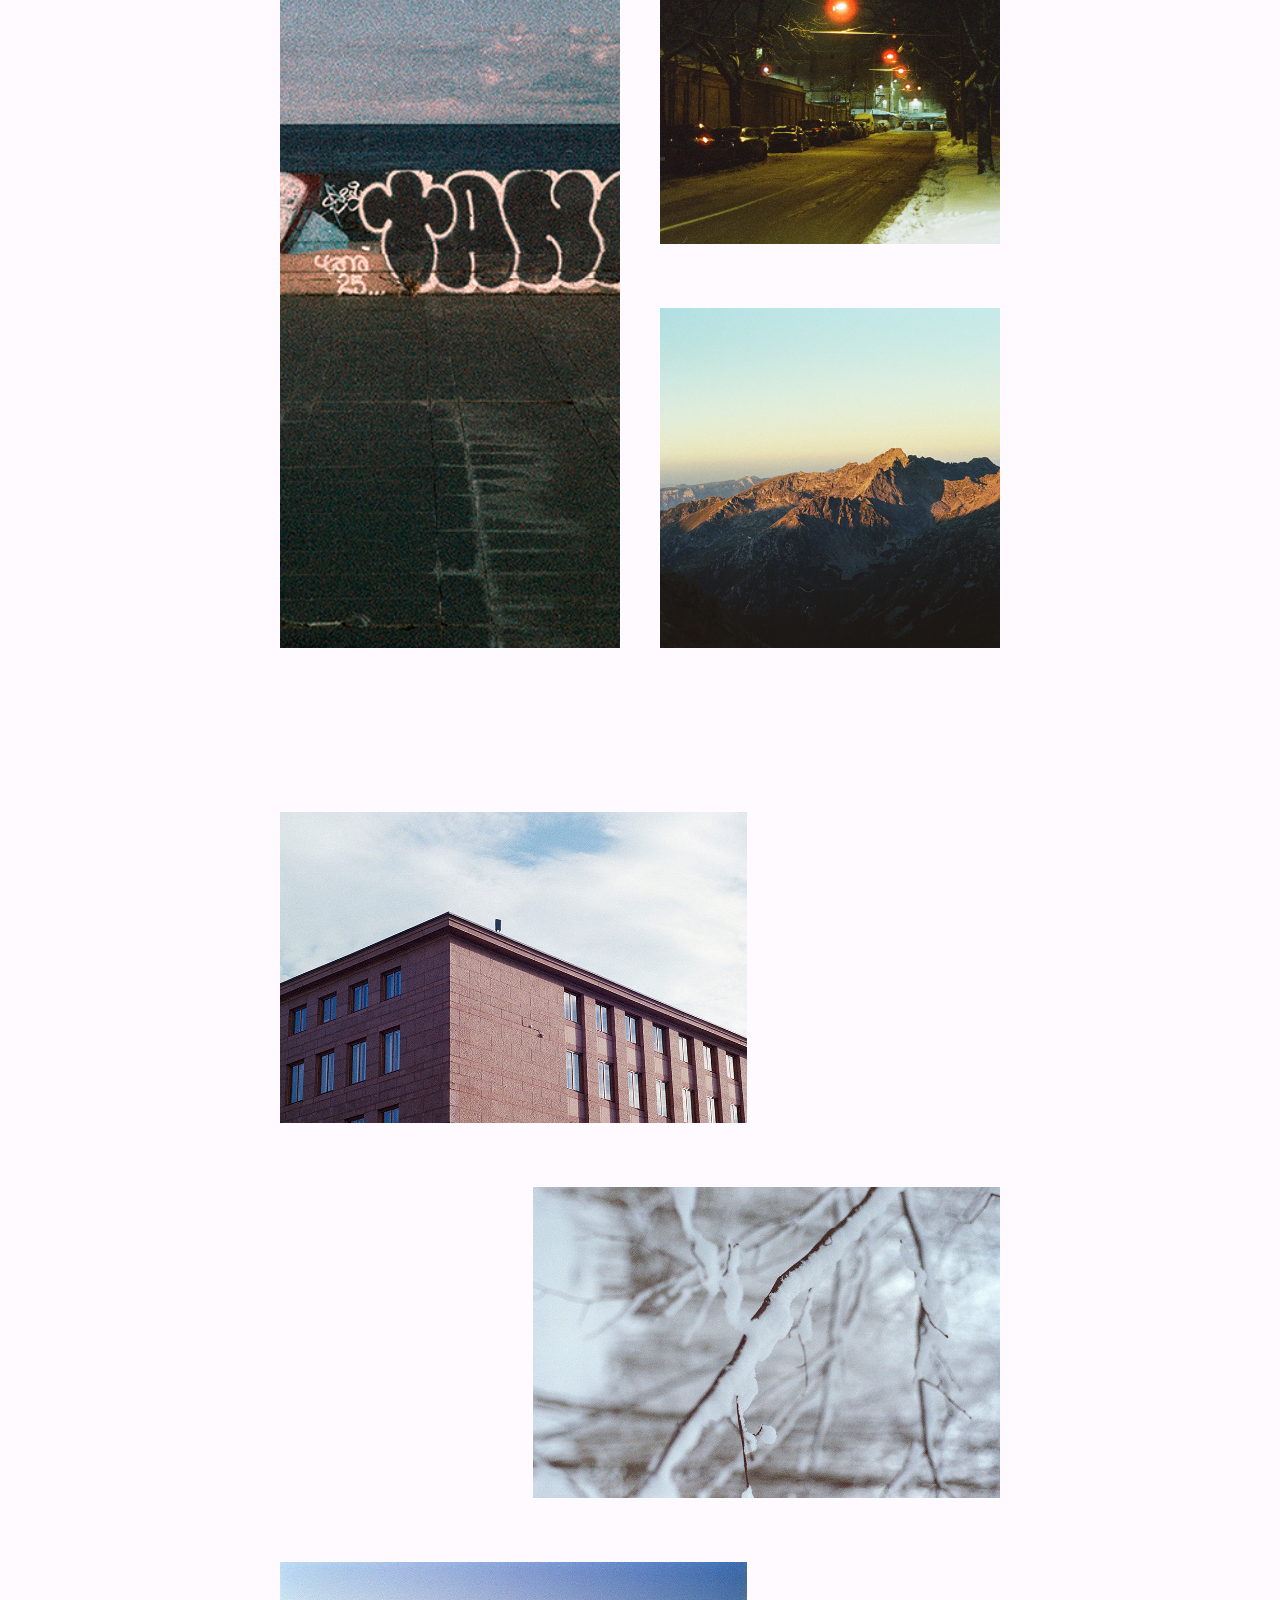
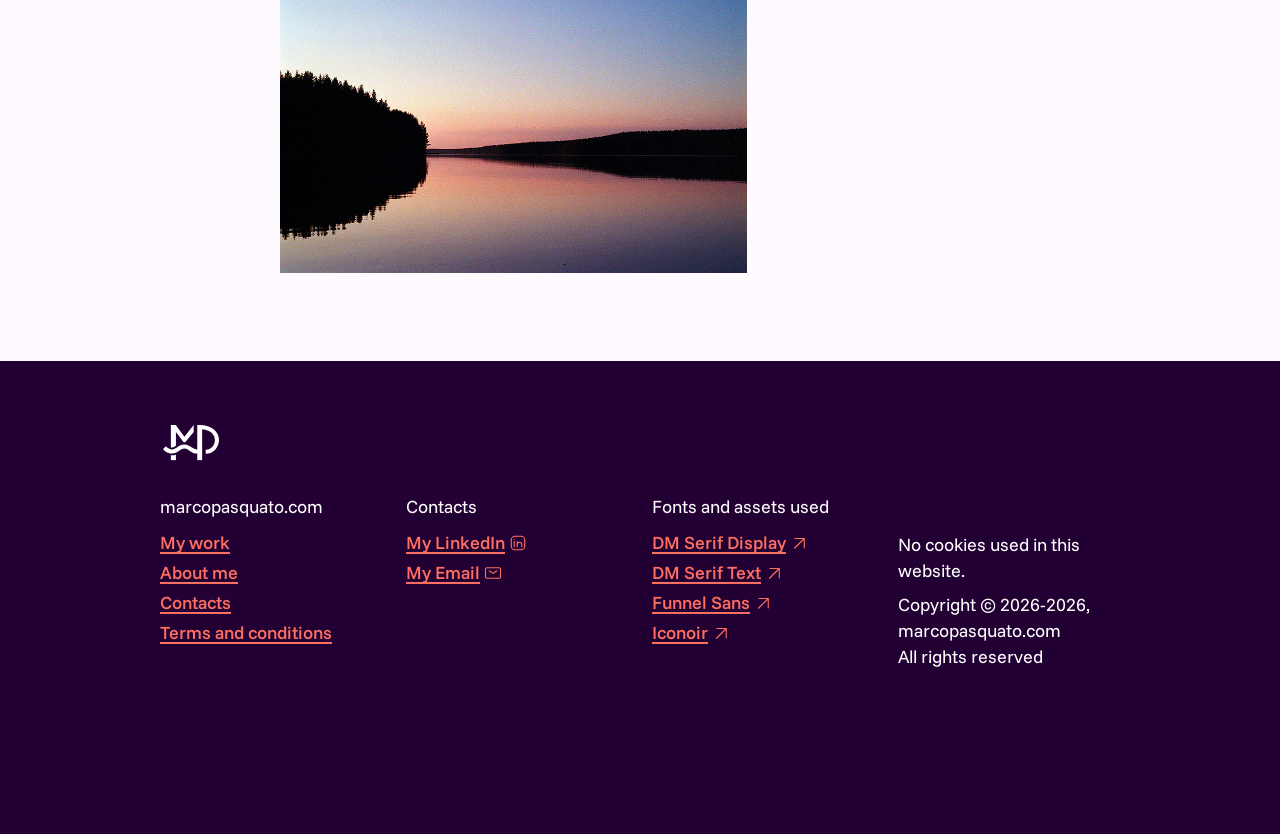
<file: photo-gallery.html>
<!DOCTYPE html>
<html lang="en">

<head>
    <meta charset="UTF-8">
    <meta http-equiv="X-UA-Compatible" content="IE=edge">
    <meta name="viewport" content="width=device-width, initial-scale=1.0">

    <link rel="stylesheet" href="css/reset.css">
    <link rel="stylesheet" href="css/design-system_basics.css">
    <link rel="stylesheet" href="css/design-system_elements.css">
    <link rel="stylesheet" href="css/design-system_components.css">

    <link rel="stylesheet" href="css/page-styles/common.css">
    <link rel="stylesheet" href="css/page-styles/photo-gallery.css">

    <link rel="apple-touch-icon" sizes="180x180" href="media/favicon/apple-touch-icon.png">
    <link rel="icon" type="image/png" sizes="32x32" href="media/favicon/favicon-32x32.png">
    <link rel="icon" type="image/png" sizes="16x16" href="media/favicon/favicon-16x16.png">
    <link rel="manifest" href="media/favicon/site.webmanifest">

    <script src="js/c_navbar.js"></script>

    <title>Portfolio | Marco Pasquato</title>
</head>

<body class="t_body">
    <div id="c_nav_appear"></div>

    <div class="c_nav-dsk">
        <div class="c_nav-dsk__content">
            <div class="c_nav-dsk__logo-container">
                <a href="index.html" class="c_nav-dsk__logo-btn">
                    <svg width="63" height="38" viewBox="0 0 63 38" class="c_nav__logo-mp" fill="none" alt="MP logo"
                        xmlns="http://www.w3.org/2000/svg">
                        <g transform="translate(-4, 0)" clip-path="url(#clip0_476_709)">
                            <path class="c_nav__logo-mp__upper-m"
                                d="M14.8563 22.403C15.1878 22.4944 15.5438 22.5581 15.8998 22.5744C15.9749 22.5777 16.0337 22.5793 16.0941 22.5793C17.0461 22.5793 17.8724 22.1711 18.8979 21.5114C19.2098 21.3105 19.5315 21.0917 19.8712 20.8598C19.8908 20.8467 19.9104 20.8337 19.93 20.8206V7.00391L27.6508 17.1888H29.2168L37.6626 7.02351V3.05176e-05L28.397 11.6645L19.7896 3.05176e-05H14.8677L14.8579 22.403H14.8563Z" />
                            <path class="c_nav__logo-mp__lower-m"
                                d="M15.7822 30.3622C15.467 30.354 15.16 30.3295 14.8579 30.2985V35.3754H14.8677V35.3967H19.93V29.6861C18.6775 30.1401 17.4152 30.3654 16.0957 30.3654C15.9912 30.3654 15.8851 30.3638 15.7822 30.3622Z" />
                            <path class="c_nav__logo-mp__p"
                                d="M58.2153 4.64754C54.7518 1.60692 49.6748 6.10352e-05 43.5331 6.10352e-05H41.2502V24.4769C39.0147 24.4736 37.416 23.4383 35.5674 22.2413C33.6144 20.9758 31.4 19.542 28.3643 19.542C25.0967 19.542 22.8775 21.0525 20.9212 22.3867C20.5733 22.6235 20.2353 22.8537 19.9006 23.0693C18.6872 23.8498 17.5246 24.4312 16.0957 24.4312C16.0026 24.4312 15.9095 24.4295 15.8181 24.4246C12.4166 24.2711 9.94097 21.3399 9.89198 21.2811L6.99996 24.1732C7.95363 25.2166 11.2229 28.3863 15.8181 28.5104C15.9095 28.5104 16.0026 28.5136 16.0957 28.5136C17.5474 28.5136 18.7918 28.1887 19.9006 27.7086C21.1433 27.173 22.2161 26.443 23.2188 25.7604C24.9008 24.6141 26.3541 23.6245 28.3643 23.6245C30.1933 23.6245 31.6548 24.5716 33.3482 25.6673C35.4384 27.0211 37.8079 28.5561 41.2502 28.5594V35.3967H46.1492V4.19684C55.5127 5.04109 58.9159 10.443 58.9159 15.1232C58.9159 17.5726 58.0063 19.9846 56.419 21.7367C55.2237 23.0562 53.0877 24.6304 49.696 24.6304V28.7129C53.5107 28.7129 56.9743 27.2089 59.4466 24.4769C61.705 21.9833 63 18.5737 63 15.1232C63 11.075 61.3017 7.3534 58.2186 4.64754H58.2153Z" />
                        </g>
                        <g transform="translate(-4, 0)" clip-path="url(#clip1_476_709)">
                            <path class="c_nav__logo-mp-wave"
                                d="M35.5679 29.0496C37.4163 30.2465 39.0149 31.2816 41.2503 31.2849C41.6753 31.2855 43.5 31.5 45 30V34C44.1708 35.558 41.2503 35.3674 41.2503 35.3674C37.8086 35.3641 35.4393 33.8296 33.3494 32.4761L33.3482 32.4753L33.3421 32.4713C31.6513 31.3773 30.1911 30.4325 28.3644 30.4325C26.3542 30.4325 24.9008 31.4221 23.2188 32.5684C22.2162 33.251 21.1433 33.981 19.9006 34.5166C18.7918 34.9967 17.5475 35.3216 16.0957 35.3216C16.0027 35.3216 15.9096 35.3184 15.8181 35.3184C11.2229 35.1943 7.95366 32.0246 7 30.9812L9.89202 28.0891C9.94101 28.1479 12.4166 31.0791 15.8181 31.2326C15.9096 31.2375 16.0027 31.2392 16.0957 31.2392C17.5246 31.2392 18.6873 30.6578 19.9006 29.8773C20.2317 29.6641 20.566 29.4365 20.9098 29.2025L20.9212 29.1947C22.8775 27.8605 25.0968 26.35 28.3644 26.35C31.4001 26.35 33.6144 27.7838 35.5675 29.0493L35.5679 29.0496Z" />
                        </g>
                        <defs>
                            <clipPath id="clip0_476_709">
                                <rect width="56" height="35.3684" fill="white" transform="translate(7)" />
                            </clipPath>
                            <clipPath id="clip1_476_709">
                                <rect width="41" height="15" fill="white" transform="translate(0 23)" />
                            </clipPath>
                        </defs>
                    </svg>
                </a>
            </div>
            <nav class="c_nav-dsk__navigation">
                <a href="index.html" class="e_nav-dsk__btn t_headline t_headline--sz--sm t_headline--int--link">
                    Back to my portfolio
                </a>
            </nav>
            <div class="c_nav-dsk__secondary-navigation">
                <a href="media/resume/resume_marco-pasquato.pdf" download="resume_marco-pasquato"
                    class="e_nav-dsk__btn--vr--secondary">
                    <i class="iconoir-download e_nav-dsk__btn-icon--vr--secondary" class=""></i>
                    <div class="e_nav-dsk__btn-label t_label t_label--sz--lg t_label--int--btn">
                        Download <br>resume
                    </div>
                </a>
                <a href="https://www.linkedin.com/in/marco-pasquato/" target="_blank" class="e_nav-dsk__btn--vr--secondary">
                    <i class="iconoir-linkedin e_nav-dsk__btn-icon--vr--secondary" class=""></i>
                    <div class="e_nav-dsk__btn-label t_label t_label--sz--lg t_label--int--btn">
                        Linkedin <br>profile
                    </div>
                </a>
            </div>
        </div>
    </div>

    <div class="c_nav-mob">
        <div class="c_nav-mob__container">
            <div class="c_nav-mob__logo-container">
                <a href="index.html" class="c_nav-mob__logo-btn">
                    <svg width="63" height="38" viewBox="0 0 63 38" class="c_nav__logo-mp" fill="none" alt="MP logo"
                        xmlns="http://www.w3.org/2000/svg">
                        <g transform="translate(-4, 0)" clip-path="url(#clip0_476_709M)">
                            <path class="c_nav__logo-mp__upper-m"
                                d="M14.8563 22.403C15.1878 22.4944 15.5438 22.5581 15.8998 22.5744C15.9749 22.5777 16.0337 22.5793 16.0941 22.5793C17.0461 22.5793 17.8724 22.1711 18.8979 21.5114C19.2098 21.3105 19.5315 21.0917 19.8712 20.8598C19.8908 20.8467 19.9104 20.8337 19.93 20.8206V7.00391L27.6508 17.1888H29.2168L37.6626 7.02351V3.05176e-05L28.397 11.6645L19.7896 3.05176e-05H14.8677L14.8579 22.403H14.8563Z" />
                            <path class="c_nav__logo-mp__lower-m"
                                d="M15.7822 30.3622C15.467 30.354 15.16 30.3295 14.8579 30.2985V35.3754H14.8677V35.3967H19.93V29.6861C18.6775 30.1401 17.4152 30.3654 16.0957 30.3654C15.9912 30.3654 15.8851 30.3638 15.7822 30.3622Z" />
                            <path class="c_nav__logo-mp__p"
                                d="M58.2153 4.64754C54.7518 1.60692 49.6748 6.10352e-05 43.5331 6.10352e-05H41.2502V24.4769C39.0147 24.4736 37.416 23.4383 35.5674 22.2413C33.6144 20.9758 31.4 19.542 28.3643 19.542C25.0967 19.542 22.8775 21.0525 20.9212 22.3867C20.5733 22.6235 20.2353 22.8537 19.9006 23.0693C18.6872 23.8498 17.5246 24.4312 16.0957 24.4312C16.0026 24.4312 15.9095 24.4295 15.8181 24.4246C12.4166 24.2711 9.94097 21.3399 9.89198 21.2811L6.99996 24.1732C7.95363 25.2166 11.2229 28.3863 15.8181 28.5104C15.9095 28.5104 16.0026 28.5136 16.0957 28.5136C17.5474 28.5136 18.7918 28.1887 19.9006 27.7086C21.1433 27.173 22.2161 26.443 23.2188 25.7604C24.9008 24.6141 26.3541 23.6245 28.3643 23.6245C30.1933 23.6245 31.6548 24.5716 33.3482 25.6673C35.4384 27.0211 37.8079 28.5561 41.2502 28.5594V35.3967H46.1492V4.19684C55.5127 5.04109 58.9159 10.443 58.9159 15.1232C58.9159 17.5726 58.0063 19.9846 56.419 21.7367C55.2237 23.0562 53.0877 24.6304 49.696 24.6304V28.7129C53.5107 28.7129 56.9743 27.2089 59.4466 24.4769C61.705 21.9833 63 18.5737 63 15.1232C63 11.075 61.3017 7.3534 58.2186 4.64754H58.2153Z" />
                        </g>
                        <g transform="translate(-4, 0)" clip-path="url(#clip1_476_709M)">
                            <path class="c_nav__logo-mp-wave"
                                d="M35.5679 29.0496C37.4163 30.2465 39.0149 31.2816 41.2503 31.2849C41.6753 31.2855 43.5 31.5 45 30V34C44.1708 35.558 41.2503 35.3674 41.2503 35.3674C37.8086 35.3641 35.4393 33.8296 33.3494 32.4761L33.3482 32.4753L33.3421 32.4713C31.6513 31.3773 30.1911 30.4325 28.3644 30.4325C26.3542 30.4325 24.9008 31.4221 23.2188 32.5684C22.2162 33.251 21.1433 33.981 19.9006 34.5166C18.7918 34.9967 17.5475 35.3216 16.0957 35.3216C16.0027 35.3216 15.9096 35.3184 15.8181 35.3184C11.2229 35.1943 7.95366 32.0246 7 30.9812L9.89202 28.0891C9.94101 28.1479 12.4166 31.0791 15.8181 31.2326C15.9096 31.2375 16.0027 31.2392 16.0957 31.2392C17.5246 31.2392 18.6873 30.6578 19.9006 29.8773C20.2317 29.6641 20.566 29.4365 20.9098 29.2025L20.9212 29.1947C22.8775 27.8605 25.0968 26.35 28.3644 26.35C31.4001 26.35 33.6144 27.7838 35.5675 29.0493L35.5679 29.0496Z" />
                        </g>
                        <defs>
                            <clipPath id="clip0_476_709M">
                                <rect width="56" height="35.3684" fill="white" transform="translate(7)" />
                            </clipPath>
                            <clipPath id="clip1_476_709M">
                                <rect width="41" height="15" fill="white" transform="translate(0 23)" />
                            </clipPath>
                        </defs>
                    </svg>
                </a>
            </div>

            <div class="c_nav-mob__menu">
                <input type="checkbox" id="c_nav-mob__sidebar-active">
                <label for="c_nav-mob__sidebar-active" class="c_nav-mob__hamburger-btn">
                    <i class="iconoir-menu"></i>
                </label>

                <div class="c_nav-mob__menu-expanded">
                    <div class="c_nav-mob__container">
                        <div class="c_nav-mob__logo-container">
                            <a href="index.html" class="c_nav-mob__logo-btn">
                                <svg width="63" height="38" viewBox="0 0 63 38" class="c_nav__logo-mp" fill="none"
                                    alt="MP logo" xmlns="http://www.w3.org/2000/svg">
                                    <g transform="translate(-4, 0)" clip-path="url(#clip0_476_709M)">
                                        <path class="c_nav__logo-mp__upper-m"
                                            d="M14.8563 22.403C15.1878 22.4944 15.5438 22.5581 15.8998 22.5744C15.9749 22.5777 16.0337 22.5793 16.0941 22.5793C17.0461 22.5793 17.8724 22.1711 18.8979 21.5114C19.2098 21.3105 19.5315 21.0917 19.8712 20.8598C19.8908 20.8467 19.9104 20.8337 19.93 20.8206V7.00391L27.6508 17.1888H29.2168L37.6626 7.02351V3.05176e-05L28.397 11.6645L19.7896 3.05176e-05H14.8677L14.8579 22.403H14.8563Z" />
                                        <path class="c_nav__logo-mp__lower-m"
                                            d="M15.7822 30.3622C15.467 30.354 15.16 30.3295 14.8579 30.2985V35.3754H14.8677V35.3967H19.93V29.6861C18.6775 30.1401 17.4152 30.3654 16.0957 30.3654C15.9912 30.3654 15.8851 30.3638 15.7822 30.3622Z" />
                                        <path class="c_nav__logo-mp__p"
                                            d="M58.2153 4.64754C54.7518 1.60692 49.6748 6.10352e-05 43.5331 6.10352e-05H41.2502V24.4769C39.0147 24.4736 37.416 23.4383 35.5674 22.2413C33.6144 20.9758 31.4 19.542 28.3643 19.542C25.0967 19.542 22.8775 21.0525 20.9212 22.3867C20.5733 22.6235 20.2353 22.8537 19.9006 23.0693C18.6872 23.8498 17.5246 24.4312 16.0957 24.4312C16.0026 24.4312 15.9095 24.4295 15.8181 24.4246C12.4166 24.2711 9.94097 21.3399 9.89198 21.2811L6.99996 24.1732C7.95363 25.2166 11.2229 28.3863 15.8181 28.5104C15.9095 28.5104 16.0026 28.5136 16.0957 28.5136C17.5474 28.5136 18.7918 28.1887 19.9006 27.7086C21.1433 27.173 22.2161 26.443 23.2188 25.7604C24.9008 24.6141 26.3541 23.6245 28.3643 23.6245C30.1933 23.6245 31.6548 24.5716 33.3482 25.6673C35.4384 27.0211 37.8079 28.5561 41.2502 28.5594V35.3967H46.1492V4.19684C55.5127 5.04109 58.9159 10.443 58.9159 15.1232C58.9159 17.5726 58.0063 19.9846 56.419 21.7367C55.2237 23.0562 53.0877 24.6304 49.696 24.6304V28.7129C53.5107 28.7129 56.9743 27.2089 59.4466 24.4769C61.705 21.9833 63 18.5737 63 15.1232C63 11.075 61.3017 7.3534 58.2186 4.64754H58.2153Z" />
                                    </g>
                                    <g transform="translate(-4, 0)" clip-path="url(#clip1_476_709M)">
                                        <path class="c_nav__logo-mp-wave"
                                            d="M35.5679 29.0496C37.4163 30.2465 39.0149 31.2816 41.2503 31.2849C41.6753 31.2855 43.5 31.5 45 30V34C44.1708 35.558 41.2503 35.3674 41.2503 35.3674C37.8086 35.3641 35.4393 33.8296 33.3494 32.4761L33.3482 32.4753L33.3421 32.4713C31.6513 31.3773 30.1911 30.4325 28.3644 30.4325C26.3542 30.4325 24.9008 31.4221 23.2188 32.5684C22.2162 33.251 21.1433 33.981 19.9006 34.5166C18.7918 34.9967 17.5475 35.3216 16.0957 35.3216C16.0027 35.3216 15.9096 35.3184 15.8181 35.3184C11.2229 35.1943 7.95366 32.0246 7 30.9812L9.89202 28.0891C9.94101 28.1479 12.4166 31.0791 15.8181 31.2326C15.9096 31.2375 16.0027 31.2392 16.0957 31.2392C17.5246 31.2392 18.6873 30.6578 19.9006 29.8773C20.2317 29.6641 20.566 29.4365 20.9098 29.2025L20.9212 29.1947C22.8775 27.8605 25.0968 26.35 28.3644 26.35C31.4001 26.35 33.6144 27.7838 35.5675 29.0493L35.5679 29.0496Z" />
                                    </g>
                                    <defs>
                                        <clipPath id="clip0_476_709M">
                                            <rect width="56" height="35.3684" fill="white" transform="translate(7)" />
                                        </clipPath>
                                        <clipPath id="clip1_476_709M">
                                            <rect width="41" height="15" fill="white" transform="translate(0 23)" />
                                        </clipPath>
                                    </defs>
                                </svg>
                            </a>
                        </div>
                        <div class="c_nav-mob__menu">
                            <label for="c_nav-mob__sidebar-active" class="c_nav-mob__close-btn">
                                <i class="iconoir-xmark"></i>
                            </label>
                        </div>
                    </div>
                    <nav
                        class="c_nav-mob__navigation flex flex-col flex-justify-center flex-align-center row-gap-8 u_text-light">
                        <a href="index.html" class="t_headline t_headline--sz--sm t_headline--int--link">
                            Back to my portfolio
                        </a>
                    </nav>
                    <div class="c_nav-mob__secondary-navigation">
                        <a href="media/resume/resume_marco-pasquato.pdf" download="resume_marco-pasquato"
                            class="e_nav-mob__btn--vr--secondary">
                            <i class="iconoir-download e_nav-mob__btn-icon--vr--secondary" class=""></i>
                            <div class="e_nab-mob__btn-label t_label t_label--sz--lg t_label--int--btn">
                                Download <br>resume
                            </div>
                        </a>
                        <a href="https://www.linkedin.com/in/marco-pasquato/" target="_blank"
                            class="e_nav-dsk__btn--vr--secondary">
                            <i class="iconoir-linkedin e_nav-mob__btn-icon--vr--secondary" class=""></i>
                            <div class="e_nab-mob__btn-label t_label t_label--sz--lg t_label--int--btn">
                                Linkedin <br>profile
                            </div>
                        </a>
                    </div>
                </div>
            </div>
        </div>
    </div>

    <div class="page-container">

        <main class="container grid row-gap-9 row-md-gap-10 p-t-11 p-md-t-14 p-b-10 p-md-b-13 u_text-dark">

            <h1 class="col-12 t_headline u_text-primary">
                Some of my film photos
            </h1>

            <div class="col-12 grid p-x-0 p-xl-x-15 row-gap-12 row-md-gap-16">
                <div class="col-12 grid grid-3 grid-gap row-gap-7 row-md-gap-11">
                    <div class="col-1">
                        <img src="media/photo-gallery/01.jpg" class="u_image-fill" alt="">
                    </div>

                    <div class="col-2">
                        <img src="media/photo-gallery/02.jpg" class="u_image-fill" alt="">
                    </div>

                    <div class="col-2">
                        <img src="media/photo-gallery/03.jpg" class="u_image-fill" alt="">
                    </div>

                    <div class="col-1">
                        <img src="media/photo-gallery/04.jpg" class="u_image-fill" alt="">
                    </div>
                </div>

                <div class="col-12">
                    <img src="media/photo-gallery/05.jpg" class="u_image-fill" alt="">
                </div>

                <div class="col-12 grid grid-3 grid-gap row-gap-7 row-md-gap-11">
                    <div class="col-1">
                        <img src="media/photo-gallery/06.jpg" class="u_image-fill" alt="">
                    </div>

                    <div class="col-1">
                        <img src="media/photo-gallery/07.jpg" class="u_image-fill" alt="">
                    </div>

                    <div class="col-1">
                        <img src="media/photo-gallery/08.jpg" class="u_image-fill" alt="">
                    </div>

                    <div class="col-3">
                        <img src="media/photo-gallery/09.jpg" class="u_image-fill" alt="">
                    </div>
                </div>

                <div class="col-12 grid grid-3 grid-gap row-gap-7 row-md-gap-11">
                    <div class="col-1">
                        <img src="media/photo-gallery/10.jpg" class="u_image-fill" alt="">
                    </div>

                    <div class="col-2">
                        <img src="media/photo-gallery/11.jpg" class="u_image-fill" alt="">
                    </div>

                    <div class="col-2">
                        <img src="media/photo-gallery/12.jpg" class="u_image-fill" alt="">
                    </div>

                    <div class="col-1">
                        <img src="media/photo-gallery/13.jpg" class="u_image-fill" alt="">
                    </div>
                </div>

                <div class="col-12">
                    <img src="media/photo-gallery/14.jpg" class="u_image-fill" alt="">
                </div>

                <div class="col-12 grid grid-2 grid-gap row-gap-7 row-md-gap-11">
                    <div class="col-1 row-3">
                        <img src="media/photo-gallery/15.jpg" class="u_image-fill" alt="">
                    </div>
                    <div class="col-1 row-1">
                        <img src="media/photo-gallery/16.jpg" class="u_image-fill" alt="">
                    </div>
                    <div class="col-1 row-1">
                        <img src="media/photo-gallery/17.jpg" class="u_image-fill" alt="">
                    </div>
                    <div class="col-1 row-1">
                        <img src="media/photo-gallery/18.jpg" class="u_image-fill" alt="">
                    </div>
                    
                </div>

                <div class="col-12 grid grid-3 grid-gap row-gap-7 row-md-gap-11">

                    <div class="col-3 col-lg-2">
                        <img src="media/photo-gallery/19.jpg" class="u_image-fill" alt="">
                    </div>

                    <div class="col-0 col-lg-1"></div>

                    <div class="col-0 col-lg-1"></div>

                    <div class="col-3 col-lg-2">
                        <img src="media/photo-gallery/20.jpg" class="u_image-fill" alt="">
                    </div>

                    <div class="col-3 col-lg-2">
                        <img src="media/photo-gallery/21.jpg" class="u_image-fill" alt="">
                    </div>

                </div>
            </div>

        </main>

        <footer class="u_text-light c_footer">
            <div class="container grid grid-gap row-gap-9 row-md-gap-7">
                <div class="col-12">
                    <a href="index.html" class="c_footer__logo">
                        <img src="media/logo/logo_mp.svg" alt="">
                    </a>
                </div>
                <div class="col-12 c_footer__grid">
                    <div class="c_footer__content">
                        <div class="c_footer__head">marcopasquato.com</div>
                        <div class="c_footer__body">
                            <a href="index.html#my-work" class="e_link-text t_label t_label--sz--lg t_label--int--link">
                                <div class="e_link-text__label">My work</div>
                                <i></i>
                            </a>
                            <a href="index.html#about-me"
                                class="e_link-text t_label t_label--sz--lg t_label--int--link">
                                <div class="e_link-text__label">About me</div>
                                <i></i>
                            </a>
                            <a href="index.html#contacts"
                                class="e_link-text t_label t_label--sz--lg t_label--int--link">
                                <div class="e_link-text__label">Contacts</div>
                                <i></i>
                            </a>
                            <a href="terms-and-conditions.html"
                                class="e_link-text t_label t_label--sz--lg t_label--int--link">
                                <div class="e_link-text__label">Terms and conditions</div>
                                <i></i>
                            </a>
                        </div>
                    </div>
                    <div class="c_footer__content">
                        <div class="c_footer__head">Contacts</div>
                        <div class="c_footer__body">
                            <a href="https://www.linkedin.com/in/marco-pasquato/" target="_blank"
                                class="e_link-text t_label t_label--sz--lg t_label--int--link">
                                <div class="e_link-text__label">My LinkedIn</div>
                                <i class="iconoir-linkedin t_label t_label--sz--lg t_label--int--link"></i>
                            </a>
                            <a href="mailto:marcopasquato2@gmail.com" target="_blank"
                                class="e_link-text t_label t_label--sz--lg t_label--int--link">
                                <div class="e_link-text__label">My Email</div>
                                <i class="iconoir-mail t_label t_label--sz--lg t_label--int--link"></i>
                            </a>
                        </div>
                    </div>
                    <div class="c_footer__content">
                        <div class="c_footer__head">Fonts and assets used</div>
                        <div class="c_footer__body">
                            <a href="https://fonts.google.com/specimen/DM+Serif+Display" target="_blank"
                                class="e_link-text t_label t_label--sz--lg t_label--int--link">
                                <div class="e_link-text__label">DM Serif Display</div>
                                <i class="iconoir-arrow-up-right t_label t_label--sz--lg t_label--int--link"></i>
                            </a>
                            <a href="https://fonts.google.com/specimen/DM+Serif+Text" target="_blank"
                                class="e_link-text t_label t_label--sz--lg t_label--int--link">
                                <div class="e_link-text__label">DM Serif Text</div>
                                <i class="iconoir-arrow-up-right t_label t_label--sz--lg t_label--int--link"></i>
                            </a>
                            <a href="https://fonts.google.com/specimen/Funnel+Sans" target="_blank"
                                class="e_link-text t_label t_label--sz--lg t_label--int--link">
                                <div class="e_link-text__label">Funnel Sans</div>
                                <i class="iconoir-arrow-up-right t_label t_label--sz--lg t_label--int--link"></i>
                            </a>
                            <a href="https://iconoir.com/" target="_blank"
                                class="e_link-text t_label t_label--sz--lg t_label--int--link">
                                <div class="e_link-text__label">Iconoir</div>
                                <i class="iconoir-arrow-up-right t_label t_label--sz--lg t_label--int--link"></i>
                            </a>
                        </div>
                    </div>
                    <div class="c_footer__content">
                        <div class="c_footer__head"></div>
                        <div class="c_footer__body">
                            <div>
                                No cookies used in this website.
                            </div>
                            <div>
                                Copyright © 2026-2026, marcopasquato.com <br>All rights reserved
                            </div>
                        </div>
                    </div>
                </div>
            </div>
        </footer>
    </div>

</body>

</html>
</file>
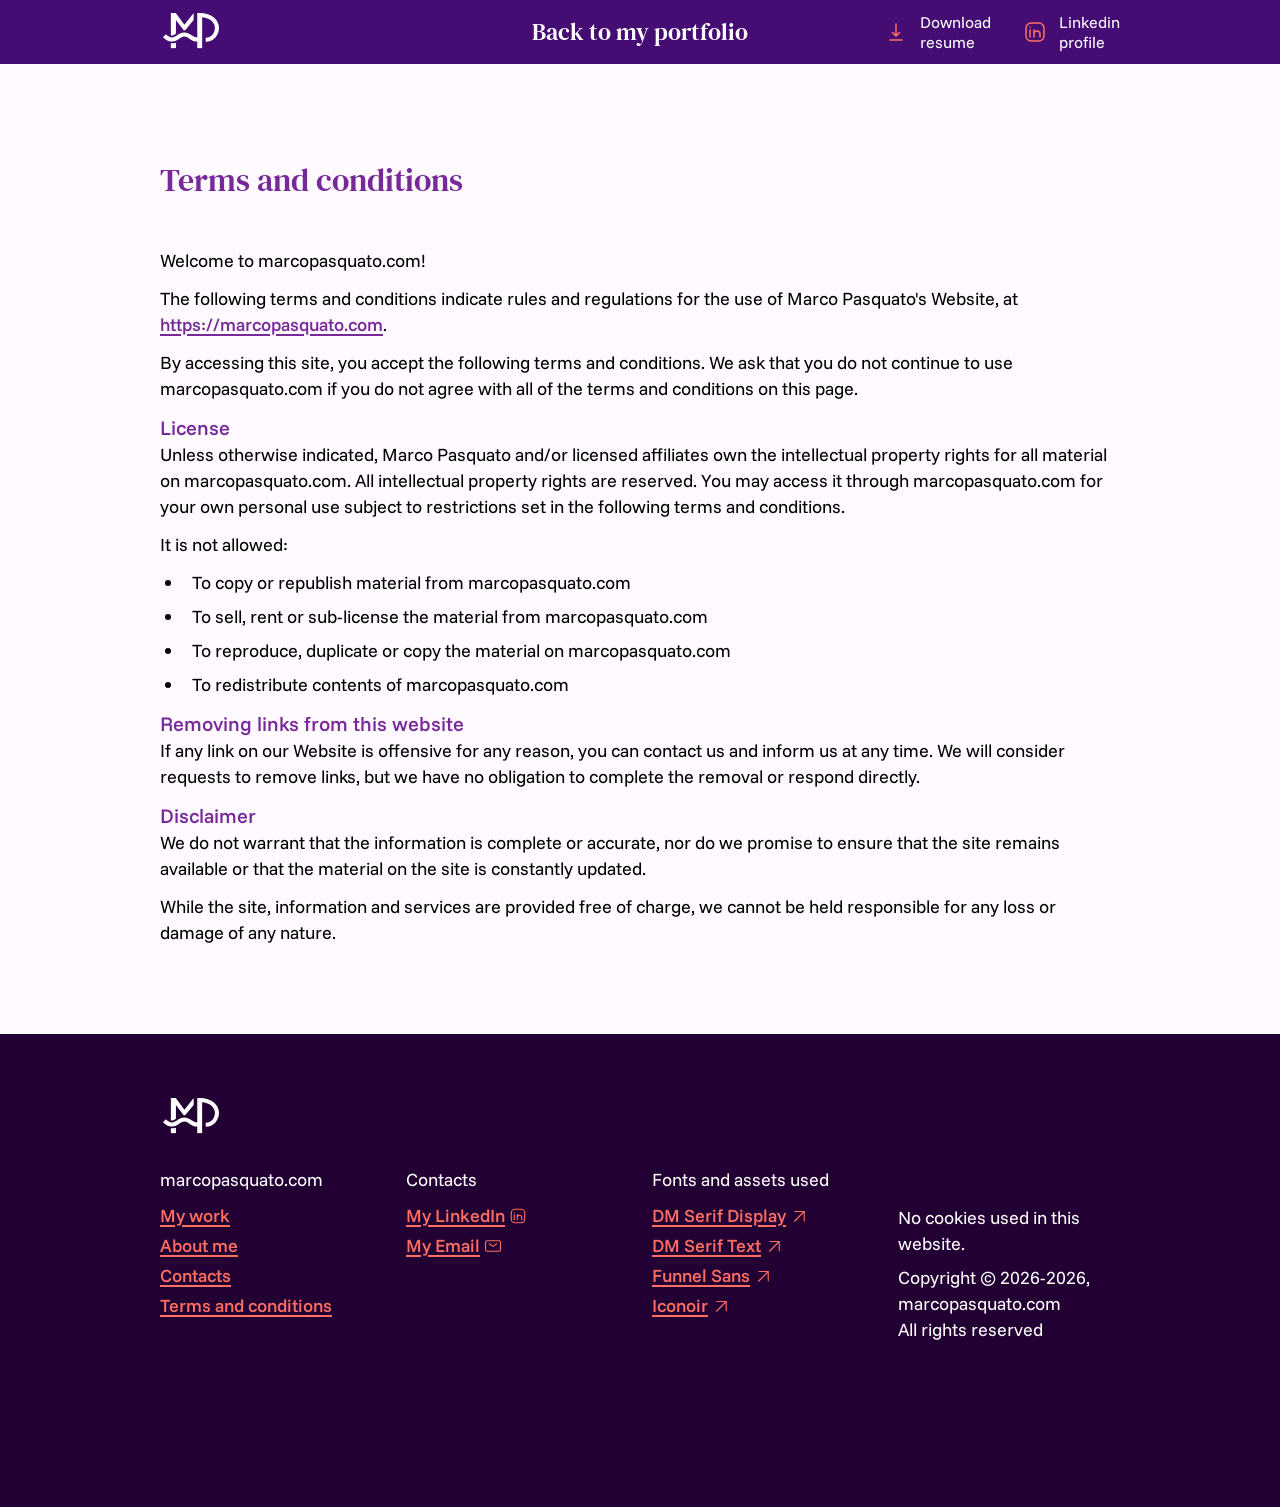
<file: terms-and-conditions.html>
<!DOCTYPE html>
<html lang="en">

<head>
    <meta charset="UTF-8">
    <meta http-equiv="X-UA-Compatible" content="IE=edge">
    <meta name="viewport" content="width=device-width, initial-scale=1.0">

    <link rel="stylesheet" href="css/reset.css">
    <link rel="stylesheet" href="css/design-system_basics.css">
    <link rel="stylesheet" href="css/design-system_elements.css">
    <link rel="stylesheet" href="css/design-system_components.css">

    <link rel="stylesheet" href="css/page-styles/common.css">
    <link rel="stylesheet" href="css/page-styles/terms-and-conditions.css">

    <link rel="apple-touch-icon" sizes="180x180" href="media/favicon/apple-touch-icon.png">
    <link rel="icon" type="image/png" sizes="32x32" href="media/favicon/favicon-32x32.png">
    <link rel="icon" type="image/png" sizes="16x16" href="media/favicon/favicon-16x16.png">
    <link rel="manifest" href="media/favicon/site.webmanifest">

    <script src="js/c_navbar.js"></script>

    <title>Portfolio | Marco Pasquato</title>
</head>

<body class="t_body">
    <div id="c_nav_appear"></div>

    <div class="c_nav-dsk">
        <div class="c_nav-dsk__content">
            <div class="c_nav-dsk__logo-container">
                <a href="index.html" class="c_nav-dsk__logo-btn">
                    <svg width="63" height="38" viewBox="0 0 63 38" class="c_nav__logo-mp" fill="none" alt="MP logo"
                        xmlns="http://www.w3.org/2000/svg">
                        <g transform="translate(-4, 0)" clip-path="url(#clip0_476_709)">
                            <path class="c_nav__logo-mp__upper-m"
                                d="M14.8563 22.403C15.1878 22.4944 15.5438 22.5581 15.8998 22.5744C15.9749 22.5777 16.0337 22.5793 16.0941 22.5793C17.0461 22.5793 17.8724 22.1711 18.8979 21.5114C19.2098 21.3105 19.5315 21.0917 19.8712 20.8598C19.8908 20.8467 19.9104 20.8337 19.93 20.8206V7.00391L27.6508 17.1888H29.2168L37.6626 7.02351V3.05176e-05L28.397 11.6645L19.7896 3.05176e-05H14.8677L14.8579 22.403H14.8563Z" />
                            <path class="c_nav__logo-mp__lower-m"
                                d="M15.7822 30.3622C15.467 30.354 15.16 30.3295 14.8579 30.2985V35.3754H14.8677V35.3967H19.93V29.6861C18.6775 30.1401 17.4152 30.3654 16.0957 30.3654C15.9912 30.3654 15.8851 30.3638 15.7822 30.3622Z" />
                            <path class="c_nav__logo-mp__p"
                                d="M58.2153 4.64754C54.7518 1.60692 49.6748 6.10352e-05 43.5331 6.10352e-05H41.2502V24.4769C39.0147 24.4736 37.416 23.4383 35.5674 22.2413C33.6144 20.9758 31.4 19.542 28.3643 19.542C25.0967 19.542 22.8775 21.0525 20.9212 22.3867C20.5733 22.6235 20.2353 22.8537 19.9006 23.0693C18.6872 23.8498 17.5246 24.4312 16.0957 24.4312C16.0026 24.4312 15.9095 24.4295 15.8181 24.4246C12.4166 24.2711 9.94097 21.3399 9.89198 21.2811L6.99996 24.1732C7.95363 25.2166 11.2229 28.3863 15.8181 28.5104C15.9095 28.5104 16.0026 28.5136 16.0957 28.5136C17.5474 28.5136 18.7918 28.1887 19.9006 27.7086C21.1433 27.173 22.2161 26.443 23.2188 25.7604C24.9008 24.6141 26.3541 23.6245 28.3643 23.6245C30.1933 23.6245 31.6548 24.5716 33.3482 25.6673C35.4384 27.0211 37.8079 28.5561 41.2502 28.5594V35.3967H46.1492V4.19684C55.5127 5.04109 58.9159 10.443 58.9159 15.1232C58.9159 17.5726 58.0063 19.9846 56.419 21.7367C55.2237 23.0562 53.0877 24.6304 49.696 24.6304V28.7129C53.5107 28.7129 56.9743 27.2089 59.4466 24.4769C61.705 21.9833 63 18.5737 63 15.1232C63 11.075 61.3017 7.3534 58.2186 4.64754H58.2153Z" />
                        </g>
                        <g transform="translate(-4, 0)" clip-path="url(#clip1_476_709)">
                            <path class="c_nav__logo-mp-wave"
                                d="M35.5679 29.0496C37.4163 30.2465 39.0149 31.2816 41.2503 31.2849C41.6753 31.2855 43.5 31.5 45 30V34C44.1708 35.558 41.2503 35.3674 41.2503 35.3674C37.8086 35.3641 35.4393 33.8296 33.3494 32.4761L33.3482 32.4753L33.3421 32.4713C31.6513 31.3773 30.1911 30.4325 28.3644 30.4325C26.3542 30.4325 24.9008 31.4221 23.2188 32.5684C22.2162 33.251 21.1433 33.981 19.9006 34.5166C18.7918 34.9967 17.5475 35.3216 16.0957 35.3216C16.0027 35.3216 15.9096 35.3184 15.8181 35.3184C11.2229 35.1943 7.95366 32.0246 7 30.9812L9.89202 28.0891C9.94101 28.1479 12.4166 31.0791 15.8181 31.2326C15.9096 31.2375 16.0027 31.2392 16.0957 31.2392C17.5246 31.2392 18.6873 30.6578 19.9006 29.8773C20.2317 29.6641 20.566 29.4365 20.9098 29.2025L20.9212 29.1947C22.8775 27.8605 25.0968 26.35 28.3644 26.35C31.4001 26.35 33.6144 27.7838 35.5675 29.0493L35.5679 29.0496Z" />
                        </g>
                        <defs>
                            <clipPath id="clip0_476_709">
                                <rect width="56" height="35.3684" fill="white" transform="translate(7)" />
                            </clipPath>
                            <clipPath id="clip1_476_709">
                                <rect width="41" height="15" fill="white" transform="translate(0 23)" />
                            </clipPath>
                        </defs>
                    </svg>
                </a>
            </div>
            <nav class="c_nav-dsk__navigation">
                <a href="index.html" class="e_nav-dsk__btn t_headline t_headline--sz--sm t_headline--int--link">
                    Back to my portfolio
                </a>
            </nav>
            <div class="c_nav-dsk__secondary-navigation">
                <a href="media/resume/resume_marco-pasquato.pdf" download="resume_marco-pasquato"
                    class="e_nav-dsk__btn--vr--secondary">
                    <i class="iconoir-download e_nav-dsk__btn-icon--vr--secondary" class=""></i>
                    <div class="e_nav-dsk__btn-label t_label t_label--sz--lg t_label--int--btn">
                        Download <br>resume
                    </div>
                </a>
                <a href="https://www.linkedin.com/in/marco-pasquato/" target="_blank" class="e_nav-dsk__btn--vr--secondary">
                    <i class="iconoir-linkedin e_nav-dsk__btn-icon--vr--secondary" class=""></i>
                    <div class="e_nav-dsk__btn-label t_label t_label--sz--lg t_label--int--btn">
                        Linkedin <br>profile
                    </div>
                </a>
            </div>
        </div>
    </div>

    <div class="c_nav-mob">
        <div class="c_nav-mob__container">
            <div class="c_nav-mob__logo-container">
                <a href="index.html" class="c_nav-mob__logo-btn">
                    <svg width="63" height="38" viewBox="0 0 63 38" class="c_nav__logo-mp" fill="none" alt="MP logo"
                        xmlns="http://www.w3.org/2000/svg">
                        <g transform="translate(-4, 0)" clip-path="url(#clip0_476_709M)">
                            <path class="c_nav__logo-mp__upper-m"
                                d="M14.8563 22.403C15.1878 22.4944 15.5438 22.5581 15.8998 22.5744C15.9749 22.5777 16.0337 22.5793 16.0941 22.5793C17.0461 22.5793 17.8724 22.1711 18.8979 21.5114C19.2098 21.3105 19.5315 21.0917 19.8712 20.8598C19.8908 20.8467 19.9104 20.8337 19.93 20.8206V7.00391L27.6508 17.1888H29.2168L37.6626 7.02351V3.05176e-05L28.397 11.6645L19.7896 3.05176e-05H14.8677L14.8579 22.403H14.8563Z" />
                            <path class="c_nav__logo-mp__lower-m"
                                d="M15.7822 30.3622C15.467 30.354 15.16 30.3295 14.8579 30.2985V35.3754H14.8677V35.3967H19.93V29.6861C18.6775 30.1401 17.4152 30.3654 16.0957 30.3654C15.9912 30.3654 15.8851 30.3638 15.7822 30.3622Z" />
                            <path class="c_nav__logo-mp__p"
                                d="M58.2153 4.64754C54.7518 1.60692 49.6748 6.10352e-05 43.5331 6.10352e-05H41.2502V24.4769C39.0147 24.4736 37.416 23.4383 35.5674 22.2413C33.6144 20.9758 31.4 19.542 28.3643 19.542C25.0967 19.542 22.8775 21.0525 20.9212 22.3867C20.5733 22.6235 20.2353 22.8537 19.9006 23.0693C18.6872 23.8498 17.5246 24.4312 16.0957 24.4312C16.0026 24.4312 15.9095 24.4295 15.8181 24.4246C12.4166 24.2711 9.94097 21.3399 9.89198 21.2811L6.99996 24.1732C7.95363 25.2166 11.2229 28.3863 15.8181 28.5104C15.9095 28.5104 16.0026 28.5136 16.0957 28.5136C17.5474 28.5136 18.7918 28.1887 19.9006 27.7086C21.1433 27.173 22.2161 26.443 23.2188 25.7604C24.9008 24.6141 26.3541 23.6245 28.3643 23.6245C30.1933 23.6245 31.6548 24.5716 33.3482 25.6673C35.4384 27.0211 37.8079 28.5561 41.2502 28.5594V35.3967H46.1492V4.19684C55.5127 5.04109 58.9159 10.443 58.9159 15.1232C58.9159 17.5726 58.0063 19.9846 56.419 21.7367C55.2237 23.0562 53.0877 24.6304 49.696 24.6304V28.7129C53.5107 28.7129 56.9743 27.2089 59.4466 24.4769C61.705 21.9833 63 18.5737 63 15.1232C63 11.075 61.3017 7.3534 58.2186 4.64754H58.2153Z" />
                        </g>
                        <g transform="translate(-4, 0)" clip-path="url(#clip1_476_709M)">
                            <path class="c_nav__logo-mp-wave"
                                d="M35.5679 29.0496C37.4163 30.2465 39.0149 31.2816 41.2503 31.2849C41.6753 31.2855 43.5 31.5 45 30V34C44.1708 35.558 41.2503 35.3674 41.2503 35.3674C37.8086 35.3641 35.4393 33.8296 33.3494 32.4761L33.3482 32.4753L33.3421 32.4713C31.6513 31.3773 30.1911 30.4325 28.3644 30.4325C26.3542 30.4325 24.9008 31.4221 23.2188 32.5684C22.2162 33.251 21.1433 33.981 19.9006 34.5166C18.7918 34.9967 17.5475 35.3216 16.0957 35.3216C16.0027 35.3216 15.9096 35.3184 15.8181 35.3184C11.2229 35.1943 7.95366 32.0246 7 30.9812L9.89202 28.0891C9.94101 28.1479 12.4166 31.0791 15.8181 31.2326C15.9096 31.2375 16.0027 31.2392 16.0957 31.2392C17.5246 31.2392 18.6873 30.6578 19.9006 29.8773C20.2317 29.6641 20.566 29.4365 20.9098 29.2025L20.9212 29.1947C22.8775 27.8605 25.0968 26.35 28.3644 26.35C31.4001 26.35 33.6144 27.7838 35.5675 29.0493L35.5679 29.0496Z" />
                        </g>
                        <defs>
                            <clipPath id="clip0_476_709M">
                                <rect width="56" height="35.3684" fill="white" transform="translate(7)" />
                            </clipPath>
                            <clipPath id="clip1_476_709M">
                                <rect width="41" height="15" fill="white" transform="translate(0 23)" />
                            </clipPath>
                        </defs>
                    </svg>
                </a>
            </div>

            <div class="c_nav-mob__menu">
                <input type="checkbox" id="c_nav-mob__sidebar-active">
                <label for="c_nav-mob__sidebar-active" class="c_nav-mob__hamburger-btn">
                    <i class="iconoir-menu"></i>
                </label>

                <div class="c_nav-mob__menu-expanded">
                    <div class="c_nav-mob__container">
                        <div class="c_nav-mob__logo-container">
                            <a href="index.html" class="c_nav-mob__logo-btn">
                                <svg width="63" height="38" viewBox="0 0 63 38" class="c_nav__logo-mp" fill="none"
                                    alt="MP logo" xmlns="http://www.w3.org/2000/svg">
                                    <g transform="translate(-4, 0)" clip-path="url(#clip0_476_709M)">
                                        <path class="c_nav__logo-mp__upper-m"
                                            d="M14.8563 22.403C15.1878 22.4944 15.5438 22.5581 15.8998 22.5744C15.9749 22.5777 16.0337 22.5793 16.0941 22.5793C17.0461 22.5793 17.8724 22.1711 18.8979 21.5114C19.2098 21.3105 19.5315 21.0917 19.8712 20.8598C19.8908 20.8467 19.9104 20.8337 19.93 20.8206V7.00391L27.6508 17.1888H29.2168L37.6626 7.02351V3.05176e-05L28.397 11.6645L19.7896 3.05176e-05H14.8677L14.8579 22.403H14.8563Z" />
                                        <path class="c_nav__logo-mp__lower-m"
                                            d="M15.7822 30.3622C15.467 30.354 15.16 30.3295 14.8579 30.2985V35.3754H14.8677V35.3967H19.93V29.6861C18.6775 30.1401 17.4152 30.3654 16.0957 30.3654C15.9912 30.3654 15.8851 30.3638 15.7822 30.3622Z" />
                                        <path class="c_nav__logo-mp__p"
                                            d="M58.2153 4.64754C54.7518 1.60692 49.6748 6.10352e-05 43.5331 6.10352e-05H41.2502V24.4769C39.0147 24.4736 37.416 23.4383 35.5674 22.2413C33.6144 20.9758 31.4 19.542 28.3643 19.542C25.0967 19.542 22.8775 21.0525 20.9212 22.3867C20.5733 22.6235 20.2353 22.8537 19.9006 23.0693C18.6872 23.8498 17.5246 24.4312 16.0957 24.4312C16.0026 24.4312 15.9095 24.4295 15.8181 24.4246C12.4166 24.2711 9.94097 21.3399 9.89198 21.2811L6.99996 24.1732C7.95363 25.2166 11.2229 28.3863 15.8181 28.5104C15.9095 28.5104 16.0026 28.5136 16.0957 28.5136C17.5474 28.5136 18.7918 28.1887 19.9006 27.7086C21.1433 27.173 22.2161 26.443 23.2188 25.7604C24.9008 24.6141 26.3541 23.6245 28.3643 23.6245C30.1933 23.6245 31.6548 24.5716 33.3482 25.6673C35.4384 27.0211 37.8079 28.5561 41.2502 28.5594V35.3967H46.1492V4.19684C55.5127 5.04109 58.9159 10.443 58.9159 15.1232C58.9159 17.5726 58.0063 19.9846 56.419 21.7367C55.2237 23.0562 53.0877 24.6304 49.696 24.6304V28.7129C53.5107 28.7129 56.9743 27.2089 59.4466 24.4769C61.705 21.9833 63 18.5737 63 15.1232C63 11.075 61.3017 7.3534 58.2186 4.64754H58.2153Z" />
                                    </g>
                                    <g transform="translate(-4, 0)" clip-path="url(#clip1_476_709M)">
                                        <path class="c_nav__logo-mp-wave"
                                            d="M35.5679 29.0496C37.4163 30.2465 39.0149 31.2816 41.2503 31.2849C41.6753 31.2855 43.5 31.5 45 30V34C44.1708 35.558 41.2503 35.3674 41.2503 35.3674C37.8086 35.3641 35.4393 33.8296 33.3494 32.4761L33.3482 32.4753L33.3421 32.4713C31.6513 31.3773 30.1911 30.4325 28.3644 30.4325C26.3542 30.4325 24.9008 31.4221 23.2188 32.5684C22.2162 33.251 21.1433 33.981 19.9006 34.5166C18.7918 34.9967 17.5475 35.3216 16.0957 35.3216C16.0027 35.3216 15.9096 35.3184 15.8181 35.3184C11.2229 35.1943 7.95366 32.0246 7 30.9812L9.89202 28.0891C9.94101 28.1479 12.4166 31.0791 15.8181 31.2326C15.9096 31.2375 16.0027 31.2392 16.0957 31.2392C17.5246 31.2392 18.6873 30.6578 19.9006 29.8773C20.2317 29.6641 20.566 29.4365 20.9098 29.2025L20.9212 29.1947C22.8775 27.8605 25.0968 26.35 28.3644 26.35C31.4001 26.35 33.6144 27.7838 35.5675 29.0493L35.5679 29.0496Z" />
                                    </g>
                                    <defs>
                                        <clipPath id="clip0_476_709M">
                                            <rect width="56" height="35.3684" fill="white" transform="translate(7)" />
                                        </clipPath>
                                        <clipPath id="clip1_476_709M">
                                            <rect width="41" height="15" fill="white" transform="translate(0 23)" />
                                        </clipPath>
                                    </defs>
                                </svg>
                            </a>
                        </div>
                        <div class="c_nav-mob__menu">
                            <label for="c_nav-mob__sidebar-active" class="c_nav-mob__close-btn">
                                <i class="iconoir-xmark"></i>
                            </label>
                        </div>
                    </div>
                    <nav
                        class="c_nav-mob__navigation flex flex-col flex-justify-center flex-align-center row-gap-8 u_text-light">
                        <a href="index.html" class="t_headline t_headline--sz--sm t_headline--int--link">
                            Back to my portfolio
                        </a>
                    </nav>
                    <div class="c_nav-mob__secondary-navigation">
                        <a href="media/resume/resume_marco-pasquato.pdf" download="resume_marco-pasquato"
                            class="e_nav-mob__btn--vr--secondary">
                            <i class="iconoir-download e_nav-mob__btn-icon--vr--secondary" class=""></i>
                            <div class="e_nab-mob__btn-label t_label t_label--sz--lg t_label--int--btn">
                                Download <br>resume
                            </div>
                        </a>
                        <a href="https://www.linkedin.com/in/marco-pasquato/" target="_blank"
                            class="e_nav-dsk__btn--vr--secondary">
                            <i class="iconoir-linkedin e_nav-mob__btn-icon--vr--secondary" class=""></i>
                            <div class="e_nab-mob__btn-label t_label t_label--sz--lg t_label--int--btn">
                                Linkedin <br>profile
                            </div>
                        </a>
                    </div>
                </div>
            </div>
        </div>
    </div>

    <div class="page-container">
        <main class="container grid row-gap-9 row-md-gap-10 p-t-11 p-md-t-14 p-b-10 p-md-b-13 u_text-dark">
            <div class="col-12 t_body">
                <h1 class="t_headline u_text-primary p-b-9 p-md-b-10">Terms and conditions</h1>
                <p>
                    Welcome to marcopasquato.com!
                </p>
                <p>
                    The following terms and conditions indicate rules and regulations for the use of Marco Pasquato's
                    Website, at <a href="https://marcopasquato.com"
                        class="e_link-text e_link-text--vr--primary t_label t_label--sz--lg t_label--int--link">https://marcopasquato.com</a>.
                </p>
                <p>
                    By accessing this site, you accept the following terms and conditions. We ask that you
                    do not continue to use marcopasquato.com if you do not agree with all of the terms and
                    conditions on this page.</p>
                <h2 class="m-t-9 m-b-4 t_title u_text-primary">License</h2>
                <p>
                    Unless otherwise indicated, Marco Pasquato and/or licensed affiliates own the
                    intellectual property rights for all material on marcopasquato.com. All intellectual
                    property rights are reserved. You may access it through marcopasquato.com for your own
                    personal use subject to restrictions set in the following terms and conditions.
                </p>
                <p>It is not allowed:
                <ul>
                    <li>To copy or republish material from marcopasquato.com</li>
                    <li>To sell, rent or sub-license the material from marcopasquato.com</li>
                    <li>To reproduce, duplicate or copy the material on marcopasquato.com</li>
                    <li>To redistribute contents of marcopasquato.com</li>
                </ul>
                </p>

                <h2 class="m-t-9 m-b-4 t_title u_text-primary">Removing links from this website</h2>
                <p>
                    If any link on our Website is offensive for any reason, you can contact us and inform us
                    at any time. We will consider requests to remove links, but we have no obligation to
                    complete the removal or respond directly.
                </p>

                <h2 class="m-t-9 m-b-4 t_title u_text-primary">Disclaimer</h2>
                <p>
                    We do not warrant that
                    the information is complete or accurate, nor do we promise to ensure that the site
                    remains available or that the material on the site is constantly updated.
                </p>
                <p>
                    While the site, information and services are provided free of charge, we cannot be held
                    responsible for any loss or damage of any nature.
                </p>
            </div>
        </main>

        <footer class="u_text-light c_footer">
            <div class="container grid grid-gap row-gap-9 row-md-gap-7">
                <div class="col-12">
                    <a href="index.html" class="c_footer__logo">
                        <img src="media/logo/logo_mp.svg" alt="">
                    </a>
                </div>
                <div class="col-12 c_footer__grid">
                    <div class="c_footer__content">
                        <div class="c_footer__head">marcopasquato.com</div>
                        <div class="c_footer__body">
                            <a href="index.html#my-work" class="e_link-text t_label t_label--sz--lg t_label--int--link">
                                <div class="e_link-text__label">My work</div>
                                <i></i>
                            </a>
                            <a href="index.html#about-me"
                                class="e_link-text t_label t_label--sz--lg t_label--int--link">
                                <div class="e_link-text__label">About me</div>
                                <i></i>
                            </a>
                            <a href="index.html#contacts"
                                class="e_link-text t_label t_label--sz--lg t_label--int--link">
                                <div class="e_link-text__label">Contacts</div>
                                <i></i>
                            </a>
                            <a href="terms-and-conditions.html"
                                class="e_link-text t_label t_label--sz--lg t_label--int--link">
                                <div class="e_link-text__label">Terms and conditions</div>
                                <i></i>
                            </a>
                        </div>
                    </div>
                    <div class="c_footer__content">
                        <div class="c_footer__head">Contacts</div>
                        <div class="c_footer__body">
                            <a href="https://www.linkedin.com/in/marco-pasquato/" target="_blank"
                                class="e_link-text t_label t_label--sz--lg t_label--int--link">
                                <div class="e_link-text__label">My LinkedIn</div>
                                <i class="iconoir-linkedin t_label t_label--sz--lg t_label--int--link"></i>
                            </a>
                            <a href="mailto:marcopasquato2@gmail.com" target="_blank"
                                class="e_link-text t_label t_label--sz--lg t_label--int--link">
                                <div class="e_link-text__label">My Email</div>
                                <i class="iconoir-mail t_label t_label--sz--lg t_label--int--link"></i>
                            </a>
                        </div>
                    </div>
                    <div class="c_footer__content">
                        <div class="c_footer__head">Fonts and assets used</div>
                        <div class="c_footer__body">
                            <a href="https://fonts.google.com/specimen/DM+Serif+Display" target="_blank"
                                class="e_link-text t_label t_label--sz--lg t_label--int--link">
                                <div class="e_link-text__label">DM Serif Display</div>
                                <i class="iconoir-arrow-up-right t_label t_label--sz--lg t_label--int--link"></i>
                            </a>
                            <a href="https://fonts.google.com/specimen/DM+Serif+Text" target="_blank"
                                class="e_link-text t_label t_label--sz--lg t_label--int--link">
                                <div class="e_link-text__label">DM Serif Text</div>
                                <i class="iconoir-arrow-up-right t_label t_label--sz--lg t_label--int--link"></i>
                            </a>
                            <a href="https://fonts.google.com/specimen/Funnel+Sans" target="_blank"
                                class="e_link-text t_label t_label--sz--lg t_label--int--link">
                                <div class="e_link-text__label">Funnel Sans</div>
                                <i class="iconoir-arrow-up-right t_label t_label--sz--lg t_label--int--link"></i>
                            </a>
                            <a href="https://iconoir.com/" target="_blank"
                                class="e_link-text t_label t_label--sz--lg t_label--int--link">
                                <div class="e_link-text__label">Iconoir</div>
                                <i class="iconoir-arrow-up-right t_label t_label--sz--lg t_label--int--link"></i>
                            </a>
                        </div>
                    </div>
                    <div class="c_footer__content">
                        <div class="c_footer__head"></div>
                        <div class="c_footer__body">
                            <div>
                                No cookies used in this website.
                            </div>
                            <div>
                                Copyright © 2026-2026, marcopasquato.com <br>All rights reserved
                            </div>
                        </div>
                    </div>
                </div>
            </div>
        </footer>
    </div>

</body>

</html>
</file>
<file: css/design-system_basics.css>
@import url(design-system/iconoir.css);
@import url(design-system/fonts.css);
@import url(design-system/sizes.css);
@import url(design-system/colors.css);
@import url(design-system/grid.css);
@import url(design-system/typography.css);
@import url(design-system/elevation.css);
@import url(design-system/utils.css);
</file>
<file: css/design-system_elements.css>
@import url(design-system/elements.css);
</file>
<file: css/design-system_components.css>
@import url(design-system/components.css);
@import url(design-system/components-navbar.css);
</file>
<file: css/page-styles/common.css>
/* COMMON */
/* Style in common among all pages */

html {
    scroll-behavior: smooth;
}

a:hover {
    cursor: pointer;
}

body {
    background-color: hsl(var(--clr-grape-15));
}

.page-container {
    background-color: hsl(var(--clr-plump-purple-98));
}

main {
    min-height: 60vh;
}
</file>
<file: css/page-styles/homepage.css>
/* HOMEPAGE */



/* Adjust scroll margins for sections */

#my-work,
#about-me,
#contacts {
    scroll-margin-top: var(--sz-15);
}



/* Custom styling of common classes */

.page-container {
    background-color: hsl(var(--clr-grape-35));
}



/* Hero Home Desktop */

.home-hero-dsk {
    background-color: hsl(var(--clr-grape-15));

    position: relative;

    overflow: hidden;

    display: none;

    @media screen and (min-width: 576px) {}

    @media screen and (min-width: 768px) {}

    @media screen and (min-width: 992px) {
        display: block;
        height: clamp(500px, 70vh, 600px);
    }

    @media screen and (min-width: 1200px) {
        display: block;
        height: clamp(550px, 70vh, 600px);
    }

    @media screen and (min-width: 1400px) {
        display: block;
        height: clamp(550px, 70vh, 600px);
    }
}

#home-hero-dsk__background-wave {
    position: absolute;
    bottom: 0;

    z-index: 1;

    fill: hsl(var(--clr-plump-purple-60));

    width: 100%;
    height: 337px;

    @media screen and (min-width: 576px) {}

    @media screen and (min-width: 768px) {
        height: 250px;
    }

    @media screen and (min-width: 992px) {
        height: 300px;
    }

    @media screen and (min-width: 1200px) {
        height: 337px;
    }

    @media screen and (min-width: 1400px) {
        height: 337px;
    }
}

#home-hero-dsk__foreground-wave {
    position: absolute;
    bottom: -2px;

    z-index: 3;

    width: 100%;

    fill: hsl(var(--clr-grape-35));

    width: 100%;
    height: 134px;

    @media screen and (min-width: 576px) {}

    @media screen and (min-width: 768px) {
        heigth: 100px;
    }

    @media screen and (min-width: 992px) {
        heigth: 100px;
    }

    @media screen and (min-width: 1200px) {
        height: 100px;
    }

    @media screen and (min-width: 1400px) {
        height: 134px;
    }
}

.home-hero-dsk__container {
    height: 100%;

    @media screen and (min-width: 576px) {}

    @media screen and (min-width: 768px) {}

    @media screen and (min-width: 992px) {
        padding: 0 0;
    }

    @media screen and (min-width: 1200px) {
        padding: 0 var(--sz-10);
    }

    @media screen and (min-width: 1400px) {
        padding: 0 var(--sz-15);
    }
}

.home-hero-dsk__content {
    z-index: 4;

    @media screen and (min-width: 576px) {}

    @media screen and (min-width: 768px) {}

    @media screen and (min-width: 992px) {}

    @media screen and (min-width: 1200px) {
        padding-bottom: 50px;
    }

    @media screen and (min-width: 1400px) {
        padding-bottom: 50px;
    }
}

.home-hero-dsk__image {
    align-self: end;
    z-index: 2
}



/* Hero Home Mobile */

.home-hero-mob {
    background-color: hsl(var(--clr-grape-15));

    position: relative;

    overflow: hidden;

    display: block;

    height: clamp(300px, 50vh, 440px);

    @media screen and (min-width: 365px) {
        height: clamp(300px, 50vh, 440px);
    }

    @media screen and (min-width: 576px) {
        height: clamp(200px, 50vh, 350px);
    }

    @media screen and (min-width: 768px) {
        height: initial;
    }

    @media screen and (min-width: 992px) {
        display: none;
    }
}

#home-hero-mob__background-wave {
    position: absolute;
    bottom: 6px;

    z-index: 1;

    fill: hsl(var(--clr-plump-purple-60));

    width: 100%;
    height: 119px;

    @media screen and (min-width: 576px) {}

    @media screen and (min-width: 768px) {
        /* height: 250px; */
    }

    @media screen and (min-width: 992px) {
        /* height: 300px; */
    }

    @media screen and (min-width: 1200px) {}

    @media screen and (min-width: 1400px) {}
}

#home-hero-mob__foreground-wave {
    position: absolute;
    bottom: -2px;

    z-index: 3;

    width: 100%;

    fill: hsl(var(--clr-grape-35));

    width: 100%;
    height: 39px;

    @media screen and (min-width: 576px) {}

    @media screen and (min-width: 768px) {
        heigth: 100px;
    }

    @media screen and (min-width: 992px) {
        heigth: 100px;
    }

    @media screen and (min-width: 1200px) {
        height: 100px;
    }

    @media screen and (min-width: 1400px) {
        height: 134px;
    }
}

.home-hero-mob__container {
    height: 100%;

    margin-right: calc((-1)*(var(--sz-7)));

    @media screen and (min-width: 576px) {
        /* padding: 0 var(--sz-15); */
        margin: 0 auto;
    }

    @media screen and (min-width: 768px) {
        /* padding: 0 var(--sz-15); */
    }

    @media screen and (min-width: 992px) {}

    @media screen and (min-width: 1200px) {}

    @media screen and (min-width: 1400px) {}
}

.home-hero-mob__content {
    z-index: 4;

    @media screen and (max-width: 302px) {
        grid-column: span 12;
        margin-right: var(--sz-7);
    }

    @media screen and (min-width: 400px) {
        padding-bottom: 30px;
    }

    @media screen and (min-width: 576px) {}

    @media screen and (min-width: 768px) {}

    @media screen and (min-width: 992px) {}

    @media screen and (min-width: 1200px) {}

    @media screen and (min-width: 1400px) {}
}

.home-her-mob__picture {

    @media screen and (max-width: 302px) {
        display: none;
        grid-column: span 0;
    }
}

.home-hero-mob__custom-typography__display-text {
    font-family: var(--ff-serif-text, "DM Serif Text");
    font-size: var(--fs-md, 20px);
    font-style: normal;
    font-weight: 400;
    line-height: var(--lh-md, 30px);
    text-decoration-line: underline;
    text-decoration-style: solid;
    text-decoration-skip-ink: auto;
    text-decoration-color: hsl(var(--clr-bittersweet-60), 1);
    text-decoration-thickness: 10%;
    text-underline-offset: 9%;
    text-underline-position: from-font;

    @media screen and (min-width: 576px) {
        font-size: var(--fs-lg, 24px);
        line-height: var(--lh-lg, 32px);
    }

    @media screen and (min-width: 768px) {
        font-size: var(--fs-2xl, 32px);
        line-height: var(--lh-2xl, 40px);
    }
}

.home-hero-mob__custom-typography__body-medium {
    font-family: var(--ff-sans, "Funnel Sans");
    font-size: var(--fs-xs, 14px);
    font-style: normal;
    font-weight: 400;
    line-height: var(--lh-xs, 20px);

    @media screen and (min-width: 576px) {
        font-size: var(--fs-sm, 16px);
        line-height: var(--lh-sm, 23px);
    }
}

.home-hero-mob__custom-typography__body-mediu-e {
    font-family: var(--ff-sans, "Funnel Sans");
    font-size: var(--fs-xs, 14px);
    font-style: normal;
    font-weight: 700;
    line-height: var(--lh-xs, 20px);

    @media screen and (min-width: 576px) {
        font-size: var(--fs-sm, 16px);
        line-height: var(--lh-sm, 23px);
    }
}

.home-hero-mob__padding {
    @media screen and (min-width: 768px) {
        padding-top: var(--sz-3);
        padding-bottom: var(--sz-4);
    }
}

.home-hero-mob__image {
    align-self: end;
    z-index: 2;

    display: none;

    @media screen and (min-width: 576px) {
        display: initial;
    }
}

.home-hero-mob-xs__image {
    align-self: end;
    z-index: 2;

    display: initial;

    @media screen and (min-width: 300px) {
        display: initial;
    }

    @media screen and (min-width: 576px) {
        display: none;
    }
}

.home-hero-mob__button {
    @media screen and (min-width: 576px) {}

    @media screen and (min-width: 768px) {}

    @media screen and (min-width: 992px) {
        display: none;
    }

    @media screen and (min-width: 1200px) {
        display: none;
    }

    @media screen and (min-width: 1400px) {
        display: none;
    }
}



/* Social proof */

.social-proof__title {
    color: hsl(var(--clr-neutral-90));
}

.social-proof__carousel {
    display: block;
    white-space: nowrap;
    overflow-x: auto;
    scrollbar-width: none;
    /* border: 3px solid green; */
}

.social-proof__carousel::-webkit-scrollbar {
    display: none;
}

.social-proof__logo-container {
    display: inline-block;
    white-space: nowrap;

    padding-right: 35px;

    /* border: 3px solid red; */
    animation: spin 40s infinite linear;
}

.social-proof__logo {
    display: inline-block;
    white-space: nowrap;
    opacity: 0.8;
    width: 200px;
    margin-right: 35px;
}

.social-proof__logo>img {
    /* height: 100px; */
}

@keyframes spin {
    from {
        translate: 0;
    }

    to {
        translate: -100%;
    }
}

.about-me__download-container {
    display: flex;

    justify-content: center;

    @media screen and (min-width: 992px) {
        justify-content: start;
    }
}

.contact-me__button-container {
    display: flex;
    flex-direction: column;
    align-items: center;
    gap: var(--sz-7);
    justify-content: center;

    @media screen and (min-width: 992px) {
        flex-direction: row;
    }
}
</file>
<file: css/page-styles/photo-gallery.css>
/* PHOTO GALLERY */
</file>
<file: css/page-styles/terms-and-conditions.css>
/* TERMS AND CONDITIONS */
</file>
